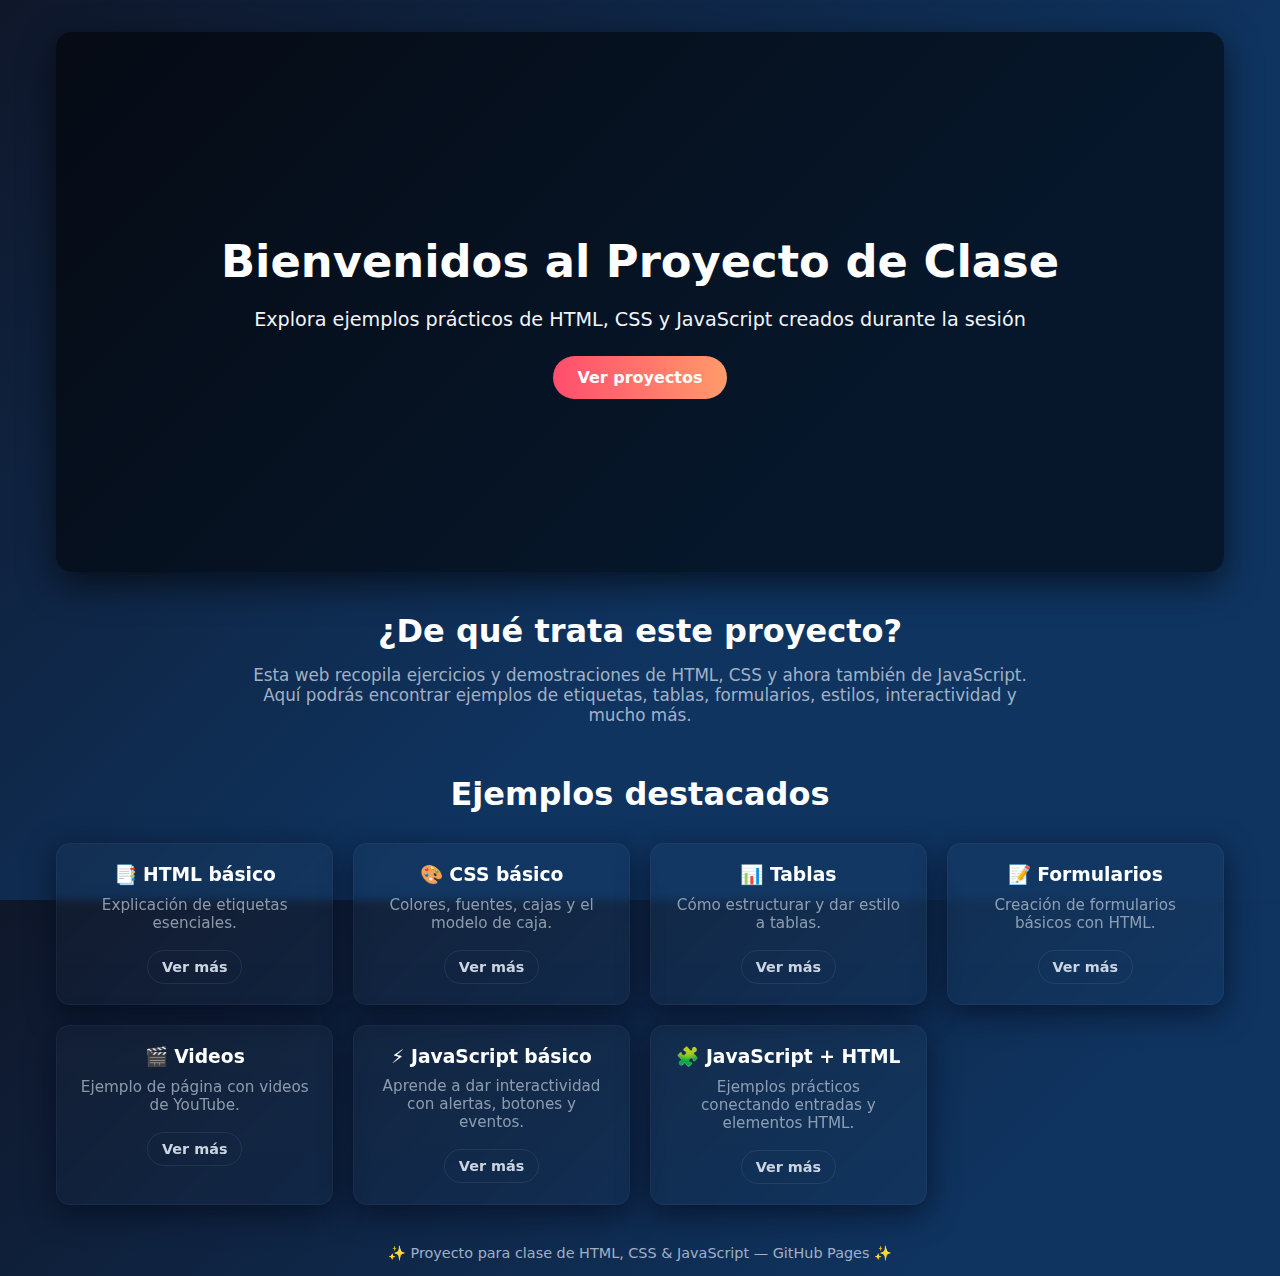
<file: index.html>
<!DOCTYPE html>
<html lang="es">
<head>
  <meta charset="UTF-8" />
  <meta name="viewport" content="width=device-width,initial-scale=1" />
  <title>Proyecto Clase HTML, CSS & JavaScript</title>
  <style>
    /* ====== RESET LIGERO ====== */
    :root{
      --bg1:#0f172a; /* fondo oscuro profundo */
      --bg2:#0f3460; /* azul */
      --card:#0b1020cc;
      --accent:#ff4d6d;
      --muted:#cbd5e1;
      --glass: rgba(255,255,255,0.04);
    }
    *{box-sizing:border-box}
    html,body{height:100%}
    body {
      margin:0;
      font-family: "Inter", system-ui, -apple-system, "Segoe UI", Roboto, Arial;
      color:var(--muted);
      background: linear-gradient(135deg,var(--bg1) 0%, var(--bg2) 60%);
      -webkit-font-smoothing:antialiased;
      -moz-osx-font-smoothing:grayscale;
      padding:32px;
      display:flex;
      align-items:flex-start;
      justify-content:center;
    }

    /* ====== CONTAINER ====== */
    .wrap {
      width: min(1200px, 96%);
    }

    /* ====== HERO ====== */
    .hero {
      position: relative;
      border-radius:16px;
      overflow:hidden;
      min-height:60vh;
      background:url('https://images.unsplash.com/photo-1522202176988-66273c2fd55f') center/cover no-repeat;
      display:flex;
      align-items:center;
      justify-content:center;
      box-shadow:0 12px 35px rgba(0,0,0,0.6);
      margin-bottom:40px;
    }
    .overlay {
      position:absolute;
      inset:0;
      background:rgba(0,0,0,0.55);
    }
    .hero-content {
      position:relative;
      z-index:1;
      text-align:center;
      color:white;
      padding:30px;
    }
    .hero h1 {
      font-size:2.8rem;
      margin-bottom:15px;
    }
    .hero p {
      font-size:1.2rem;
      margin-bottom:25px;
      color:#f1f5f9;
    }
    .btn {
      display:inline-block;
      background: linear-gradient(90deg,var(--accent), #ff9a6a);
      color:white;
      padding:12px 24px;
      border-radius:30px;
      font-weight:600;
      text-decoration:none;
      transition: filter .18s ease, transform .18s ease;
    }
    .btn:hover {
      filter:brightness(.95);
      transform:translateY(-2px);
    }

    /* ====== ABOUT ====== */
    .about {
      text-align:center;
      margin-bottom:50px;
    }
    .about h2 {
      color:white;
      font-size:2rem;
      margin-bottom:15px;
    }
    .about p {
      color:#cbd5e1cc;
      font-size:1.05rem;
      max-width:800px;
      margin:0 auto;
    }

    /* ====== PROYECTOS ====== */
    .projects h2 {
      text-align:center;
      font-size:2rem;
      margin-bottom:30px;
      color:white;
    }
    .grid {
      display:grid;
      grid-template-columns: repeat(auto-fit, minmax(260px, 1fr));
      gap:20px;
    }
    .card {
      background: linear-gradient(180deg, rgba(255,255,255,0.02), rgba(255,255,255,0.01));
      border-radius:14px;
      padding:20px;
      box-shadow:0 8px 30px rgba(2,6,23,0.6);
      border:1px solid rgba(255,255,255,0.04);
      backdrop-filter:blur(4px);
      transition: transform .18s ease, box-shadow .18s ease;
      text-align:center;
    }
    .card:hover {
      transform:translateY(-6px);
      box-shadow:0 20px 40px rgba(2,6,23,0.7);
    }
    .card h3 {
      margin:0 0 10px;
      color:white;
    }
    .card p {
      margin:0 0 18px;
      font-size:0.95rem;
      color:#cbd5e1aa;
    }
    .btn-small {
      display:inline-block;
      background:transparent;
      border:1px solid rgba(255,255,255,0.08);
      padding:8px 14px;
      border-radius:20px;
      color:var(--muted);
      font-size:0.9rem;
      font-weight:600;
      text-decoration:none;
      transition: background .14s ease, color .14s ease, transform .14s ease;
    }
    .btn-small:hover {
      background:rgba(255,255,255,0.05);
      color:white;
      transform:translateY(-2px);
    }

    /* ====== FOOTER ====== */
    footer {
      margin-top:40px;
      text-align:center;
      color:#9fb0c8;
      font-size:0.9rem;
    }
  </style>
</head>
<body>
  <div class="wrap">
    <!-- Header principal -->
    <header class="hero">
      <div class="overlay"></div>
      <div class="hero-content">
        <h1>Bienvenidos al Proyecto de Clase</h1>
        <p>Explora ejemplos prácticos de HTML, CSS y JavaScript creados durante la sesión</p>
        <a href="#proyectos" class="btn">Ver proyectos</a>
      </div>
    </header>

    <!-- Sección sobre -->
    <section class="about">
      <h2>¿De qué trata este proyecto?</h2>
      <p>
        Esta web recopila ejercicios y demostraciones de HTML, CSS y ahora también de JavaScript. 
        Aquí podrás encontrar ejemplos de etiquetas, tablas, formularios, estilos, interactividad y mucho más.
      </p>
    </section>

    <!-- Galería de proyectos -->
    <section id="proyectos" class="projects">
      <h2>Ejemplos destacados</h2>
      <div class="grid">
        <div class="card">
          <h3>📑 HTML básico</h3>
          <p>Explicación de etiquetas esenciales.</p>
          <a href="Conceptos_HTML/Etiquetas_basicas.html" class="btn-small">Ver más</a>
        </div>
        <div class="card">
          <h3>🎨 CSS básico</h3>
          <p>Colores, fuentes, cajas y el modelo de caja.</p>
          <a href="Conceptos de CSS/Uso_de_las_hojas_de_estilos.html" class="btn-small">Ver más</a>
        </div>
        <div class="card">
          <h3>📊 Tablas</h3>
          <p>Cómo estructurar y dar estilo a tablas.</p>
          <a href="Conceptos de CSS/Manejo_de_tablas.html" class="btn-small">Ver más</a>
        </div>
        <div class="card">
          <h3>📝 Formularios</h3>
          <p>Creación de formularios básicos con HTML.</p>
          <a href="Conceptos de CSS/Manejo_formularios.html" class="btn-small">Ver más</a>
        </div>
        <div class="card">
          <h3>🎬 Videos</h3>
          <p>Ejemplo de página con videos de YouTube.</p>
          <a href="Videos interesantes/Videos.html" class="btn-small">Ver más</a>
        </div>
        <!-- Nueva sección de JavaScript -->
        <div class="card">
          <h3>⚡ JavaScript básico</h3>
          <p>Aprende a dar interactividad con alertas, botones y eventos.</p>
          <a href="Ejercicios Javascript/Introduccion_JS.html" class="btn-small">Ver más</a>
        </div>
        <div class="card">
          <h3>🧩 JavaScript + HTML</h3>
          <p>Ejemplos prácticos conectando entradas y elementos HTML.</p>
          <a href="Ejercicios Javascript/JS_HTML_interaccion.html" class="btn-small">Ver más</a>
        </div>
      </div>
    </section>

    <!-- Footer -->
    <footer>
      <p>✨ Proyecto para clase de HTML, CSS & JavaScript — GitHub Pages ✨</p>
    </footer>
  </div>
</body>
</html>
</file>
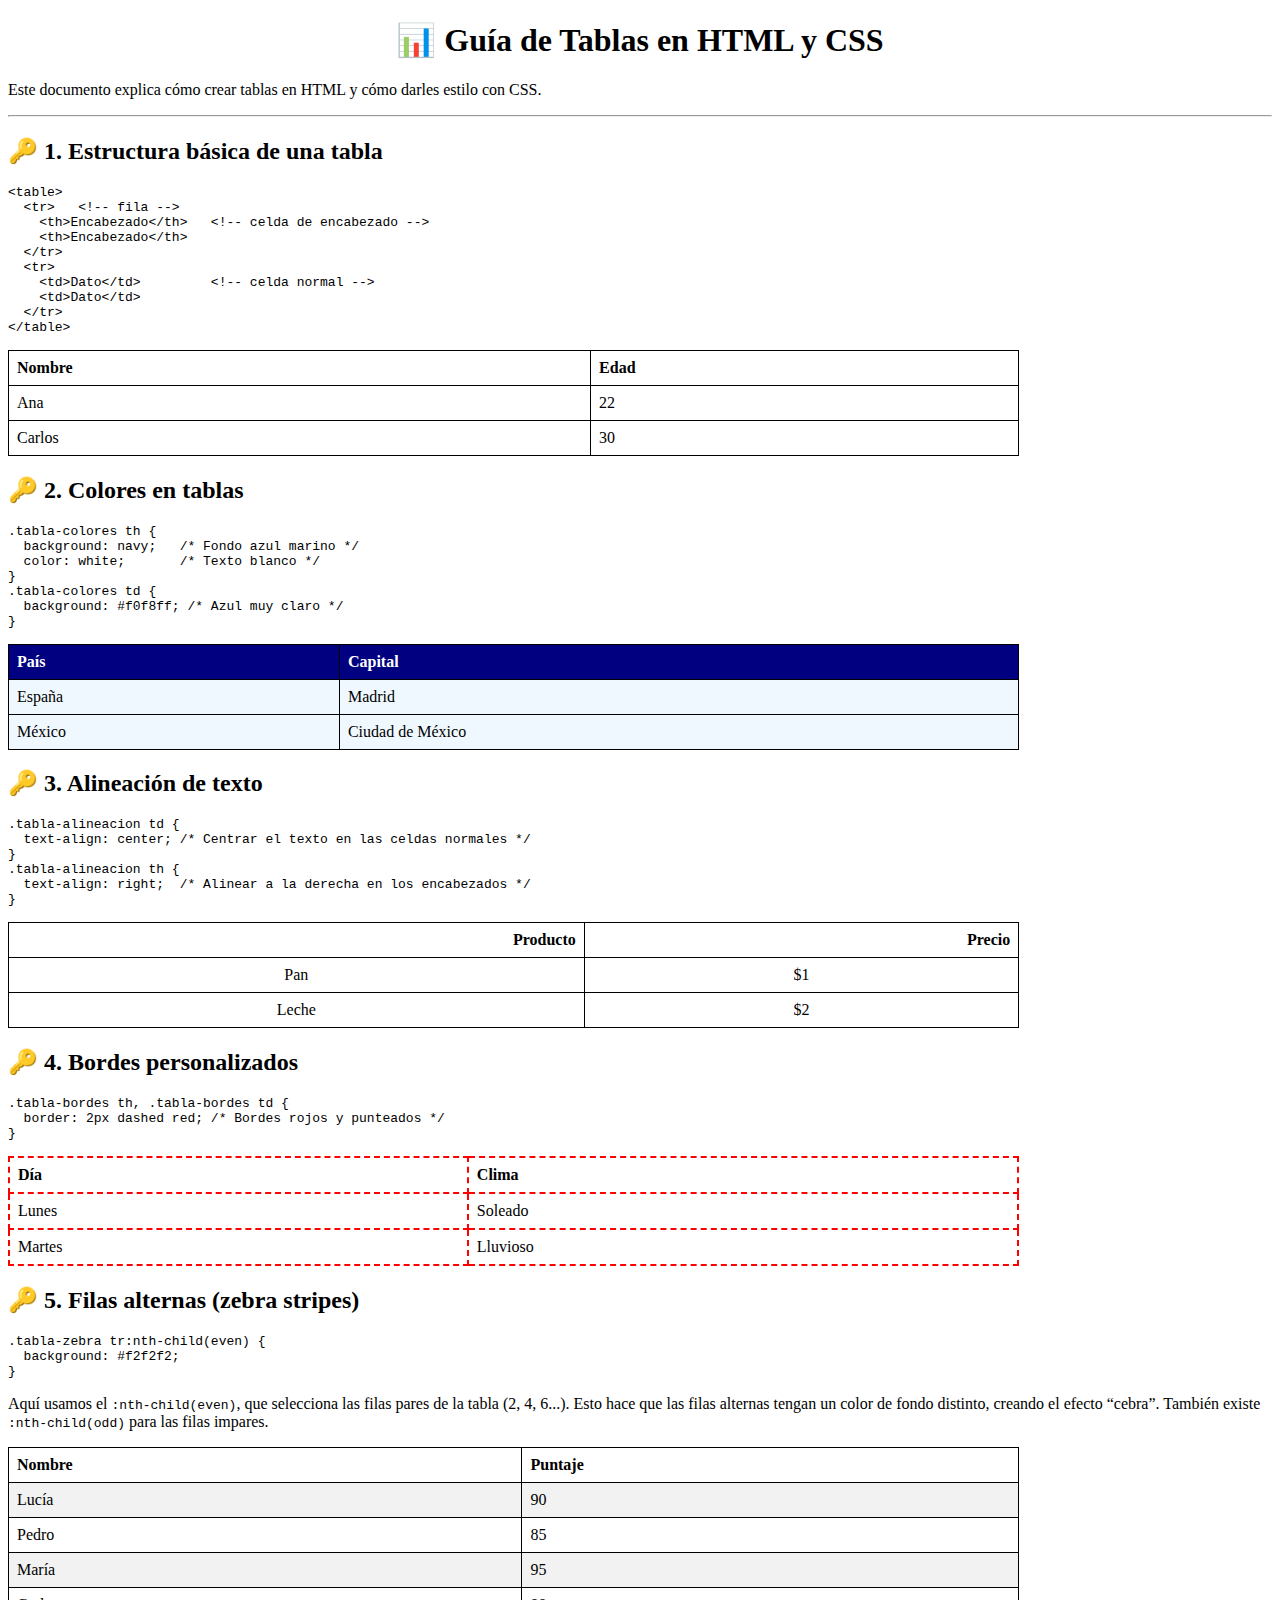
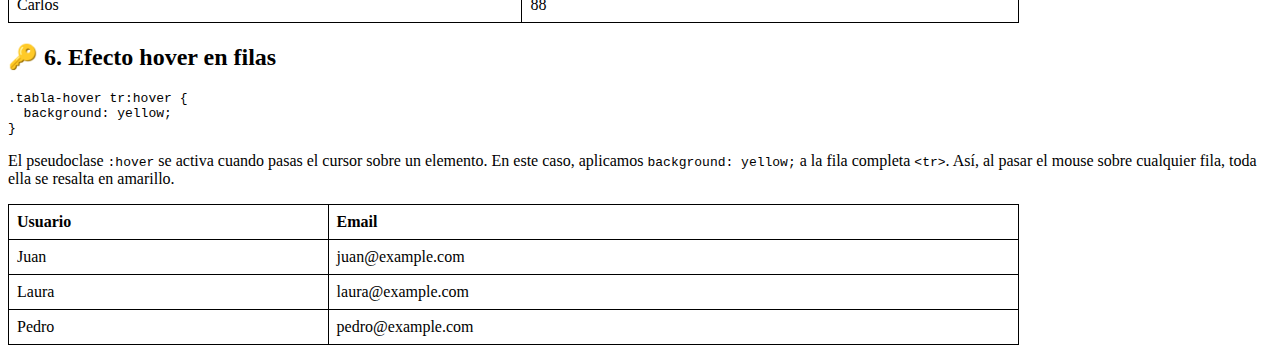
<file: Conceptos de CSS/Manejo_de_tablas.html>
<!DOCTYPE html>
<html lang="es">
<head>
  <meta charset="UTF-8">
  <title>Tablas en HTML y CSS</title>
  <style>
    h1 { text-align: center; }

    table {
      border-collapse: collapse;
      margin: 15px 0;
      width: 80%;
    }

    th, td {
      border: 1px solid black;
      padding: 8px;
      text-align: left;
    }

    /* 2. Colores */
    .tabla-colores th {
      background: navy;
      color: white;
    }
    .tabla-colores td {
      background: #f0f8ff;
    }

    /* 3. Alineación */
    .tabla-alineacion td {
      text-align: center;
    }
    .tabla-alineacion th {
      text-align: right;
    }

    /* 4. Bordes */
    .tabla-bordes th, .tabla-bordes td {
      border: 2px dashed red;
    }

    /* 5. Zebra stripes */
    .tabla-zebra tr:nth-child(even) {
      background: #f2f2f2;
    }

    /* 6. Hover */
    .tabla-hover tr:hover {
      background: yellow;
    }
  </style>
</head>
<body>

  <h1>📊 Guía de Tablas en HTML y CSS</h1>
  <p>Este documento explica cómo crear tablas en HTML y cómo darles estilo con CSS.</p>
  <hr>

  <!-- 1. Estructura básica -->
  <h2>🔑 1. Estructura básica de una tabla</h2>
  <pre><code>&lt;table&gt;
  &lt;tr&gt;   &lt;!-- fila --&gt;
    &lt;th&gt;Encabezado&lt;/th&gt;   &lt;!-- celda de encabezado --&gt;
    &lt;th&gt;Encabezado&lt;/th&gt;
  &lt;/tr&gt;
  &lt;tr&gt;
    &lt;td&gt;Dato&lt;/td&gt;         &lt;!-- celda normal --&gt;
    &lt;td&gt;Dato&lt;/td&gt;
  &lt;/tr&gt;
&lt;/table&gt;</code></pre>

  <table>
    <tr>
      <th>Nombre</th>
      <th>Edad</th>
    </tr>
    <tr>
      <td>Ana</td>
      <td>22</td>
    </tr>
    <tr>
      <td>Carlos</td>
      <td>30</td>
    </tr>
  </table>

  <!-- 2. Colores -->
  <h2>🔑 2. Colores en tablas</h2>
  <pre><code>.tabla-colores th {
  background: navy;   /* Fondo azul marino */
  color: white;       /* Texto blanco */
}
.tabla-colores td {
  background: #f0f8ff; /* Azul muy claro */
}</code></pre>

  <table class="tabla-colores">
    <tr>
      <th>País</th>
      <th>Capital</th>
    </tr>
    <tr>
      <td>España</td>
      <td>Madrid</td>
    </tr>
    <tr>
      <td>México</td>
      <td>Ciudad de México</td>
    </tr>
  </table>

  <!-- 3. Alineación -->
  <h2>🔑 3. Alineación de texto</h2>
  <pre><code>.tabla-alineacion td {
  text-align: center; /* Centrar el texto en las celdas normales */
}
.tabla-alineacion th {
  text-align: right;  /* Alinear a la derecha en los encabezados */
}</code></pre>

  <table class="tabla-alineacion">
    <tr>
      <th>Producto</th>
      <th>Precio</th>
    </tr>
    <tr>
      <td>Pan</td>
      <td>$1</td>
    </tr>
    <tr>
      <td>Leche</td>
      <td>$2</td>
    </tr>
  </table>

  <!-- 4. Bordes -->
  <h2>🔑 4. Bordes personalizados</h2>
  <pre><code>.tabla-bordes th, .tabla-bordes td {
  border: 2px dashed red; /* Bordes rojos y punteados */
}</code></pre>

  <table class="tabla-bordes">
    <tr>
      <th>Día</th>
      <th>Clima</th>
    </tr>
    <tr>
      <td>Lunes</td>
      <td>Soleado</td>
    </tr>
    <tr>
      <td>Martes</td>
      <td>Lluvioso</td>
    </tr>
  </table>

  <!-- 5. Zebra stripes -->
  <h2>🔑 5. Filas alternas (zebra stripes)</h2>
  <pre><code>.tabla-zebra tr:nth-child(even) {
  background: #f2f2f2;
}</code></pre>
  <p>
    Aquí usamos el <code>:nth-child(even)</code>, que selecciona las filas pares de la tabla (2, 4, 6...).  
    Esto hace que las filas alternas tengan un color de fondo distinto, creando el efecto “cebra”.  
    También existe <code>:nth-child(odd)</code> para las filas impares.
  </p>

  <table class="tabla-zebra">
    <tr>
      <th>Nombre</th>
      <th>Puntaje</th>
    </tr>
    <tr>
      <td>Lucía</td>
      <td>90</td>
    </tr>
    <tr>
      <td>Pedro</td>
      <td>85</td>
    </tr>
    <tr>
      <td>María</td>
      <td>95</td>
    </tr>
    <tr>
      <td>Carlos</td>
      <td>88</td>
    </tr>
  </table>

  <!-- 6. Hover -->
  <h2>🔑 6. Efecto hover en filas</h2>
  <pre><code>.tabla-hover tr:hover {
  background: yellow;
}</code></pre>
  <p>
    El pseudoclase <code>:hover</code> se activa cuando pasas el cursor sobre un elemento.  
    En este caso, aplicamos <code>background: yellow;</code> a la fila completa <code>&lt;tr&gt;</code>.  
    Así, al pasar el mouse sobre cualquier fila, toda ella se resalta en amarillo.
  </p>

  <table class="tabla-hover">
    <tr>
      <th>Usuario</th>
      <th>Email</th>
    </tr>
    <tr>
      <td>Juan</td>
      <td>juan@example.com</td>
    </tr>
    <tr>
      <td>Laura</td>
      <td>laura@example.com</td>
    </tr>
    <tr>
      <td>Pedro</td>
      <td>pedro@example.com</td>
    </tr>
  </table>

</body>
</html>
</file>
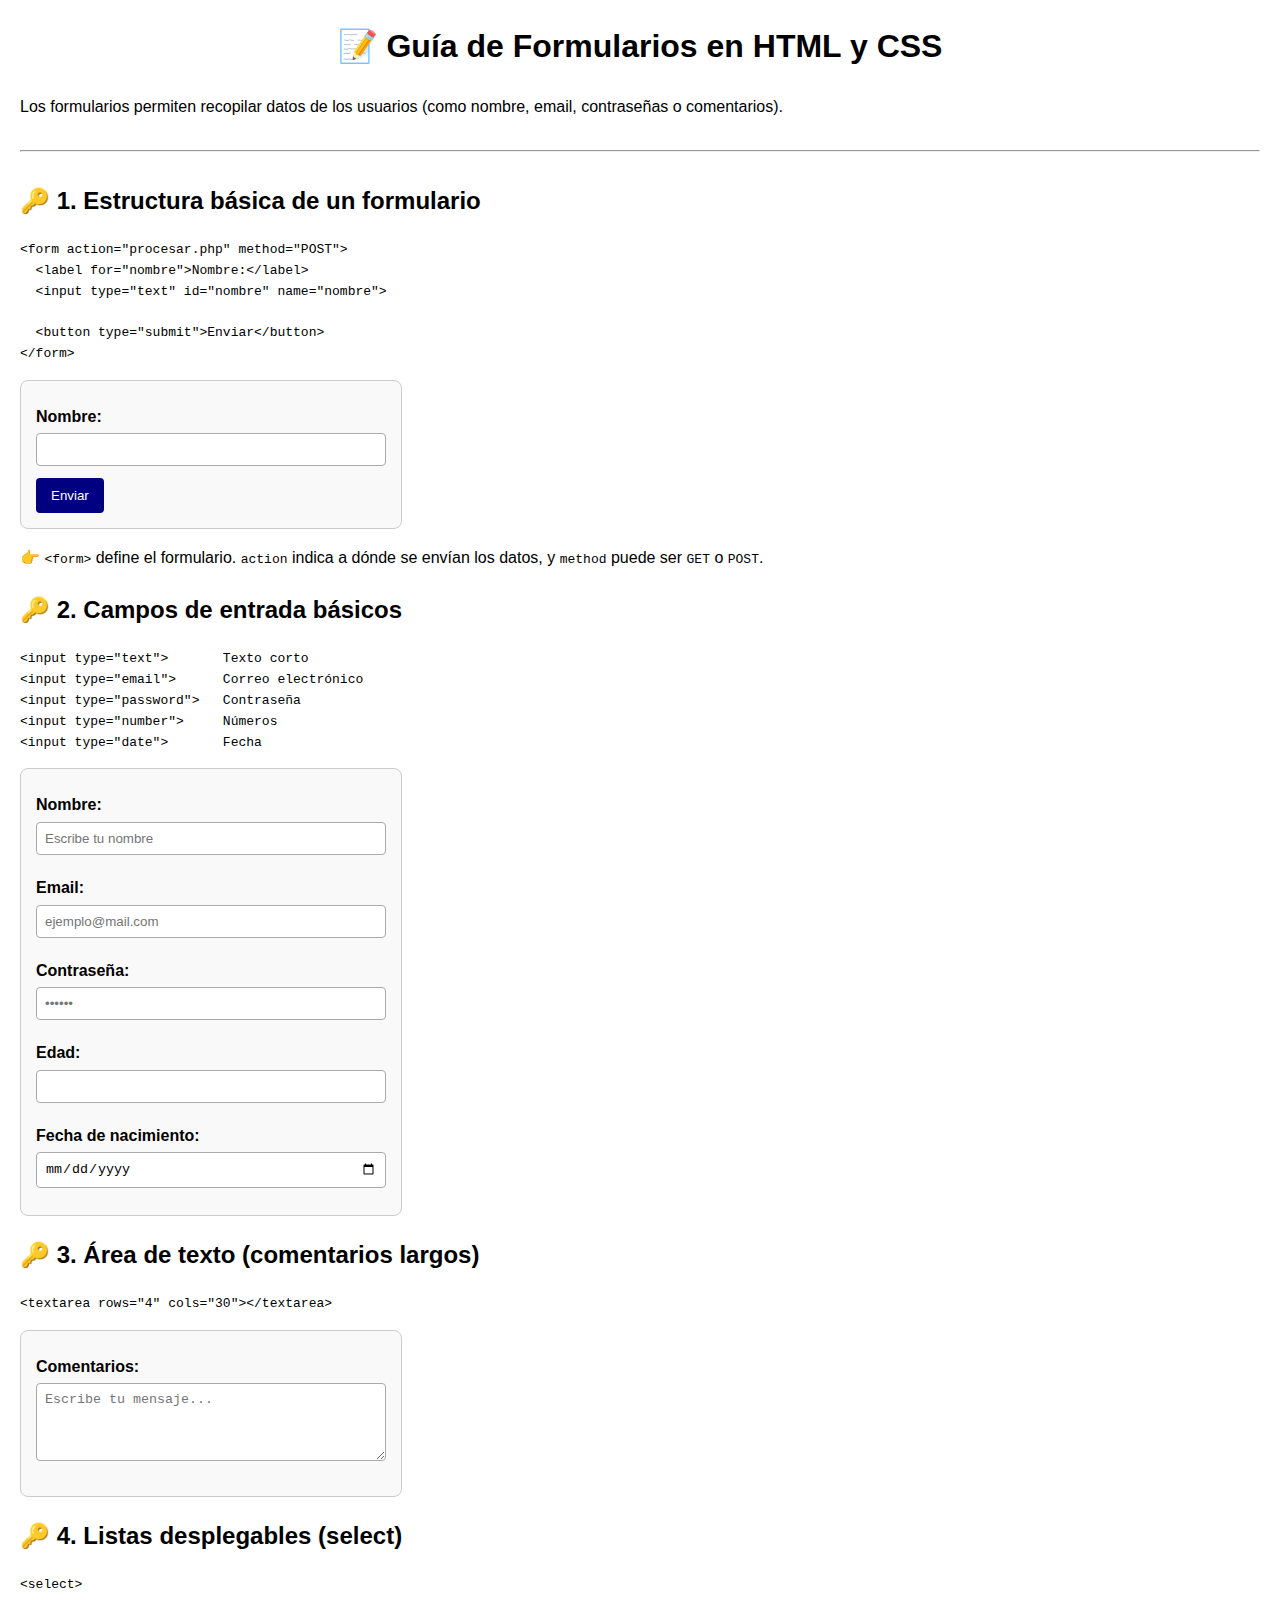
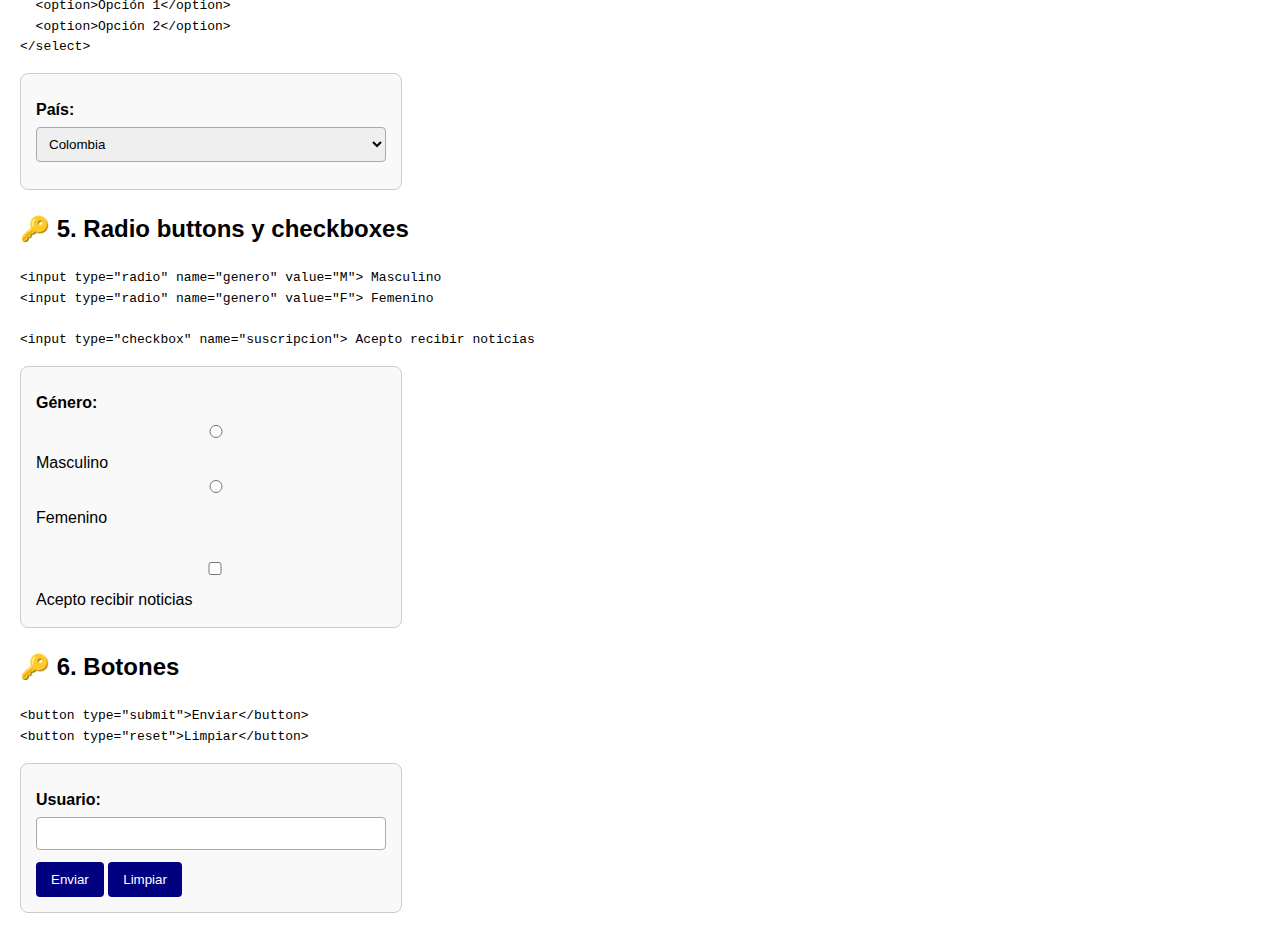
<file: Conceptos de CSS/Manejo_formularios.html>
<!DOCTYPE html>
<html lang="es">
<head>
  <meta charset="UTF-8">
  <title>Formularios en HTML y CSS</title>
  <style>
    body {
      font-family: Arial, sans-serif;
      margin: 20px;
      line-height: 1.6;
    }

    h1 {
      text-align: center;
    }

    form {
      margin: 15px 0;
      padding: 15px;
      border: 1px solid #ccc;
      border-radius: 8px;
      width: 350px;
      background: #f9f9f9;
    }

    label {
      display: block;          /* Pone cada etiqueta en su propia línea */
      margin: 8px 0 4px;
      font-weight: bold;
    }

    input, textarea, select {
      width: 100%;             /* Que ocupen todo el ancho */
      padding: 8px;
      margin-bottom: 12px;
      border: 1px solid #aaa;
      border-radius: 4px;
      box-sizing: border-box;  /* Incluye padding en el ancho total */
    }

    button {
      background: navy;
      color: white;
      padding: 10px 15px;
      border: none;
      border-radius: 4px;
      cursor: pointer;
    }

    button:hover {
      background: darkred;     /* Cambia de color al pasar el ratón */
    }

    hr {
      margin: 30px 0;
    }
  </style>
</head>
<body>

  <h1>📝 Guía de Formularios en HTML y CSS</h1>
  <p>Los formularios permiten recopilar datos de los usuarios (como nombre, email, contraseñas o comentarios).</p>
  <hr>

  <!-- 1. Estructura básica -->
  <h2>🔑 1. Estructura básica de un formulario</h2>
  <pre><code>&lt;form action="procesar.php" method="POST"&gt;
  &lt;label for="nombre"&gt;Nombre:&lt;/label&gt;
  &lt;input type="text" id="nombre" name="nombre"&gt;

  &lt;button type="submit"&gt;Enviar&lt;/button&gt;
&lt;/form&gt;</code></pre>

  <form>
    <label for="nombre">Nombre:</label>
    <input type="text" id="nombre" name="nombre">

    <button type="submit">Enviar</button>
  </form>

  <p>
    👉 <code>&lt;form&gt;</code> define el formulario.  
    <code>action</code> indica a dónde se envían los datos,  
    y <code>method</code> puede ser <code>GET</code> o <code>POST</code>.  
  </p>

  <!-- 2. Inputs básicos -->
  <h2>🔑 2. Campos de entrada básicos</h2>
  <pre><code>&lt;input type="text"&gt;       Texto corto  
&lt;input type="email"&gt;      Correo electrónico  
&lt;input type="password"&gt;   Contraseña  
&lt;input type="number"&gt;     Números  
&lt;input type="date"&gt;       Fecha</code></pre>

  <form>
    <label>Nombre:</label>
    <input type="text" placeholder="Escribe tu nombre">

    <label>Email:</label>
    <input type="email" placeholder="ejemplo@mail.com">

    <label>Contraseña:</label>
    <input type="password" placeholder="••••••">

    <label>Edad:</label>
    <input type="number" min="1" max="100">

    <label>Fecha de nacimiento:</label>
    <input type="date">
  </form>

  <!-- 3. Área de texto -->
  <h2>🔑 3. Área de texto (comentarios largos)</h2>
  <pre><code>&lt;textarea rows="4" cols="30"&gt;&lt;/textarea&gt;</code></pre>

  <form>
    <label>Comentarios:</label>
    <textarea rows="4" placeholder="Escribe tu mensaje..."></textarea>
  </form>

  <!-- 4. Select y opciones -->
  <h2>🔑 4. Listas desplegables (select)</h2>
  <pre><code>&lt;select&gt;
  &lt;option&gt;Opción 1&lt;/option&gt;
  &lt;option&gt;Opción 2&lt;/option&gt;
&lt;/select&gt;</code></pre>

  <form>
    <label>País:</label>
    <select>
      <option>Colombia</option>
      <option>México</option>
      <option>Argentina</option>
      <option>España</option>
    </select>
  </form>

  <!-- 5. Radio y checkbox -->
  <h2>🔑 5. Radio buttons y checkboxes</h2>
  <pre><code>&lt;input type="radio" name="genero" value="M"&gt; Masculino  
&lt;input type="radio" name="genero" value="F"&gt; Femenino  

&lt;input type="checkbox" name="suscripcion"&gt; Acepto recibir noticias</code></pre>

  <form>
    <label>Género:</label>
    <input type="radio" name="genero" value="M"> Masculino
    <input type="radio" name="genero" value="F"> Femenino

    <br><br>
    <input type="checkbox" name="suscripcion"> Acepto recibir noticias
  </form>

  <!-- 6. Botones -->
  <h2>🔑 6. Botones</h2>
  <pre><code>&lt;button type="submit"&gt;Enviar&lt;/button&gt;  
&lt;button type="reset"&gt;Limpiar&lt;/button&gt;</code></pre>

  <form>
    <label>Usuario:</label>
    <input type="text">

    <button type="submit">Enviar</button>
    <button type="reset">Limpiar</button>
  </form>

</body>
</html>
</file>
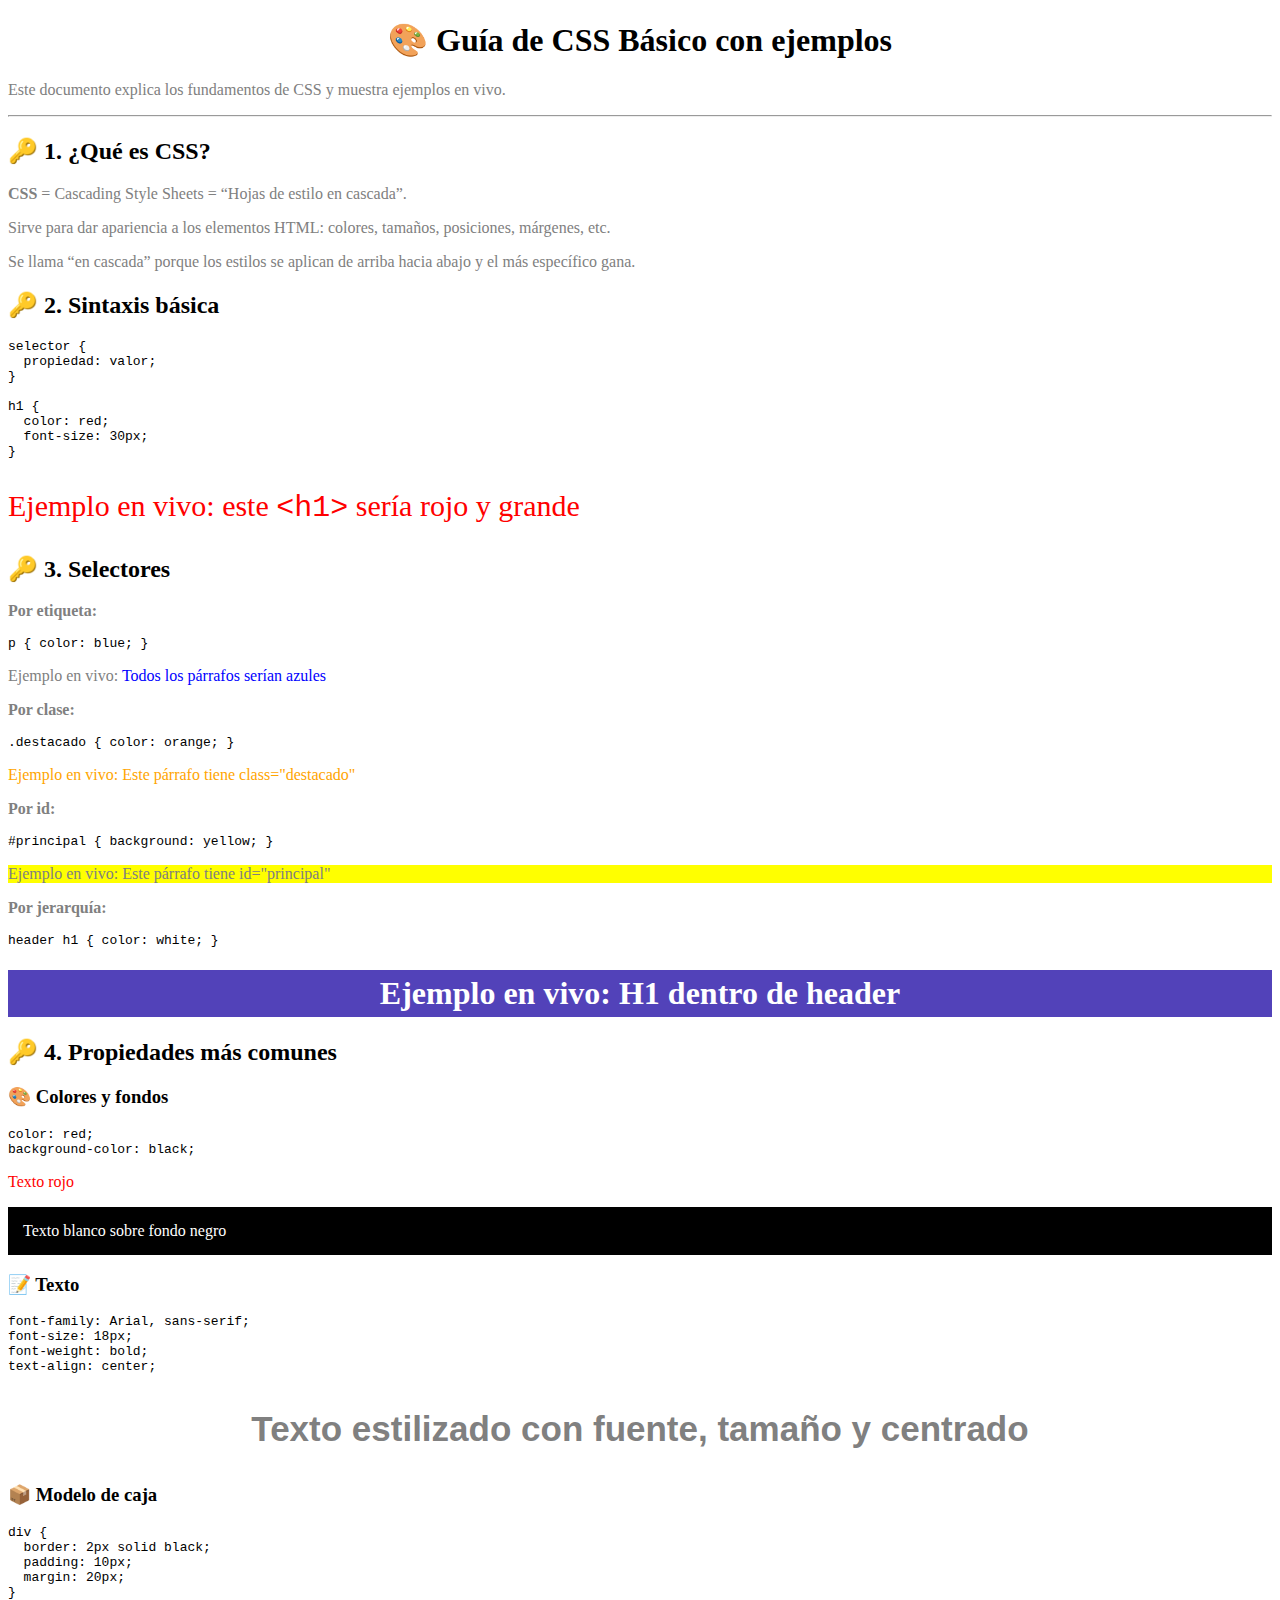
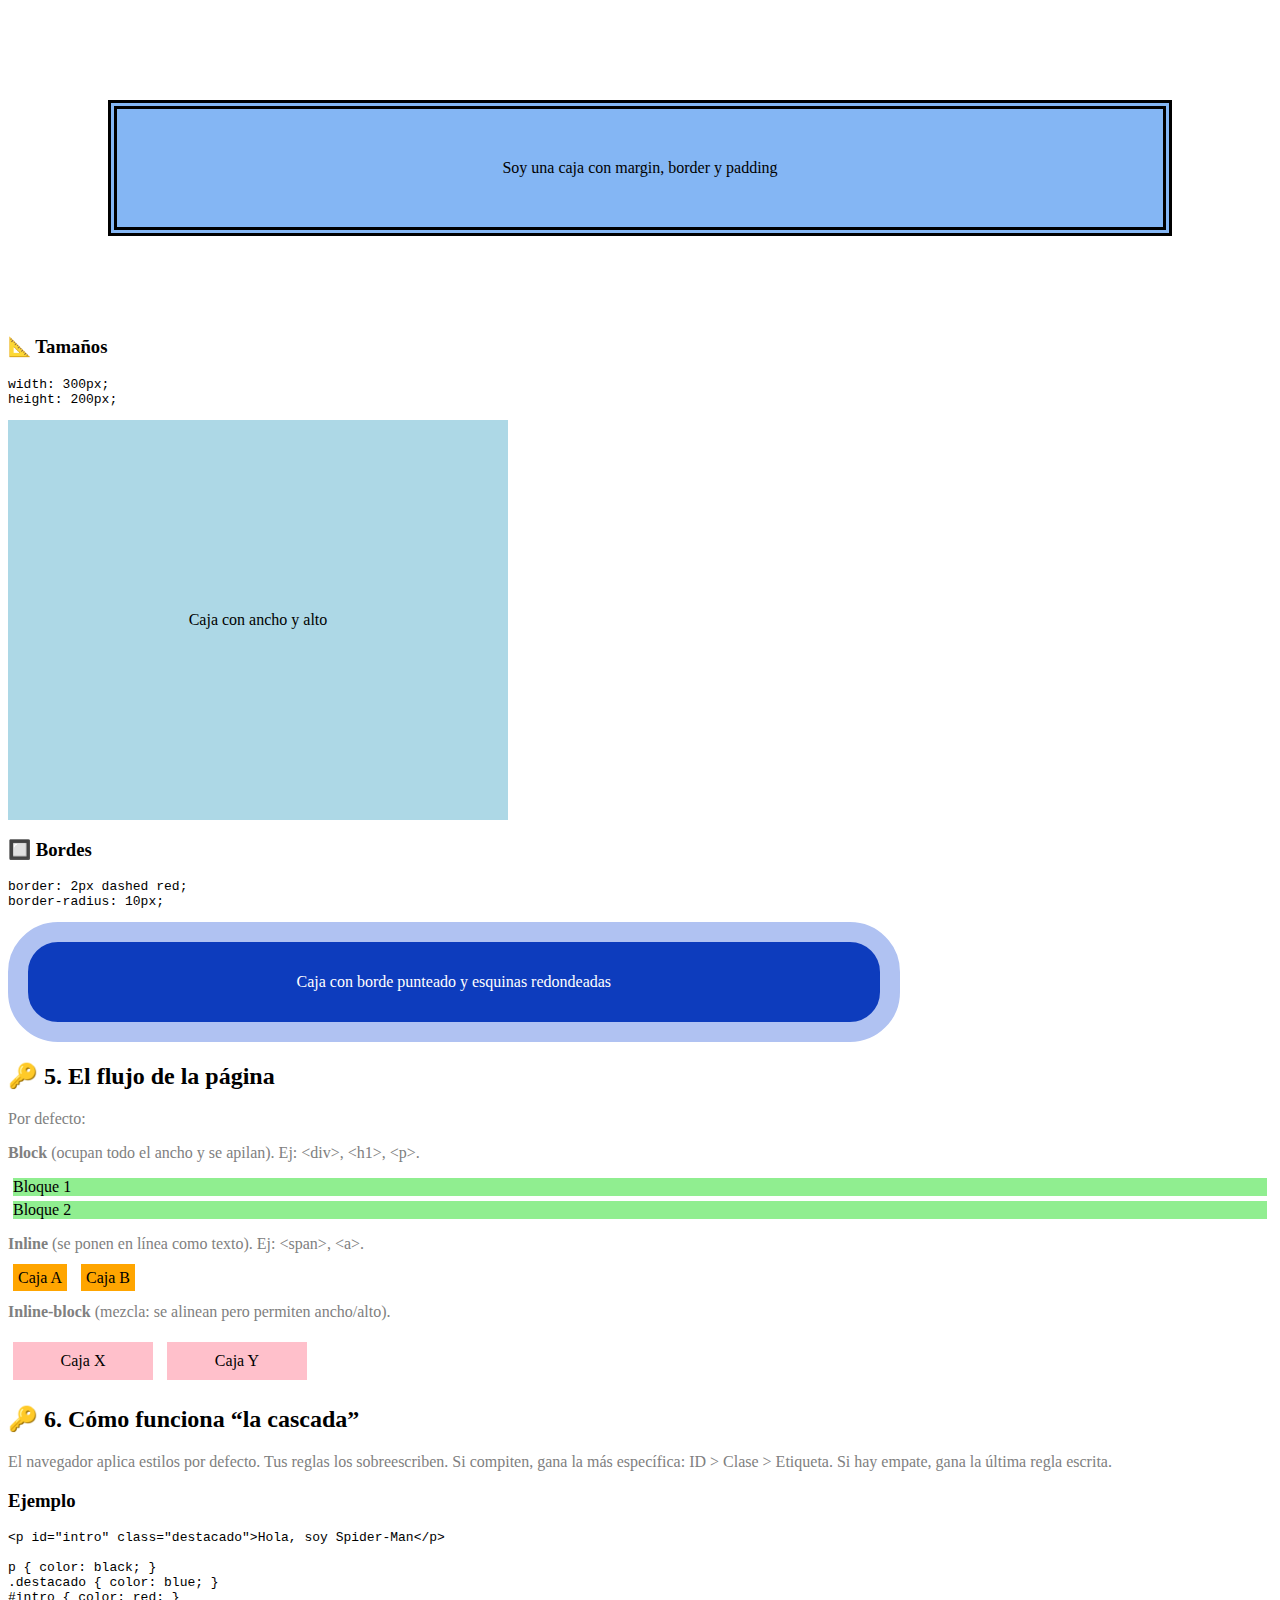
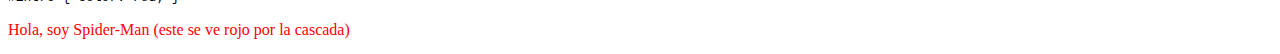
<file: Conceptos de CSS/Uso_de_las_hojas_de_estilos.html>
<!DOCTYPE html>
<html lang="es">
<head>
  <meta charset="UTF-8">
  <title>CSS Básico - Ejemplos en vivo</title>
  <style>
    /* ================== ESTILOS DEMO ================== */
    h1 { text-align: center; }

    /* Selectores */
    p { color: black; }
    .destacado { color: orange; }
    #principal { background: yellow; }
    header h1 { color: white; background: rgb(82, 66, 185); padding: 5px; }

    /* Colores y fondos */
    .color-texto { color: red; }
    .color-fondo { background-color: black; color: white; padding: 15px; }

    /* Texto */
    .texto {
      font-family: Arial, sans-serif;
      font-size: 35px;
      font-weight: bold;
      text-align: center;
    }

    /* Modelo de caja */
    .caja {
      border: 9px double black;
      padding: 50px;
      margin: 100px;
      background: #84b6f4;
      text-align: center;
    }

    /* Tamaños */
    .tamano {
      width: 500px;
      height: 400px;
      background: lightblue;
      text-align: center;
      line-height: 400px; /* centra el texto verticalmente */
    }

    /* Bordes */
    .bordes {
      border: 20px solid #b0c2f2;
      background-color: #0d3cbd;
      border-radius: 50px;
      padding: 15px;
      width: 65%;
    }

    /* Flujo */
    .bloque {
      background: lightgreen;
      margin: 5px;
    }
    .en-linea {
      display: inline;
      background: orange;
      padding: 5px;
      margin: 5px;
    }
    .inline-block {
      display: inline-block;
      background: pink;
      padding: 10px;
      margin: 5px;
      width: 120px;
      text-align: center;
    }

    /* Cascada */
    p { color: gray; }          /* Regla más débil */
    .importante { color: blue; }
    #intro { color: red; }      /* Gana por especificidad */
  </style>
</head>
<body>

  <h1>🎨 Guía de CSS Básico con ejemplos</h1>
  <p>Este documento explica los fundamentos de CSS y muestra ejemplos en vivo.</p>
  <hr>

  <!-- 1. Qué es CSS -->
  <h2>🔑 1. ¿Qué es CSS?</h2>
  <p><strong>CSS</strong> = Cascading Style Sheets = “Hojas de estilo en cascada”.</p>
  <p>Sirve para dar apariencia a los elementos HTML: colores, tamaños, posiciones, márgenes, etc.</p>
  <p>Se llama “en cascada” porque los estilos se aplican de arriba hacia abajo y el más específico gana.</p>

  <!-- 2. Sintaxis -->
  <h2>🔑 2. Sintaxis básica</h2>
  <pre><code>selector {
  propiedad: valor;
}

h1 {
  color: red;
  font-size: 30px;
}</code></pre>
  <p style="color:red; font-size:30px;">Ejemplo en vivo: este <code>&lt;h1&gt;</code> sería rojo y grande</p>

  <!-- 3. Selectores -->
  <h2>🔑 3. Selectores</h2>
  <p><strong>Por etiqueta:</strong></p>
  <pre><code>p { color: blue; }</code></pre>
  <p>Ejemplo en vivo: <span style="color:blue;">Todos los párrafos serían azules</span></p>

  <p><strong>Por clase:</strong></p>
  <pre><code>.destacado { color: orange; }</code></pre>
  <p class="destacado">Ejemplo en vivo: Este párrafo tiene class="destacado"</p>

  <p><strong>Por id:</strong></p>
  <pre><code>#principal { background: yellow; }</code></pre>
  <p id="principal">Ejemplo en vivo: Este párrafo tiene id="principal"</p>

  <p><strong>Por jerarquía:</strong></p>
  <pre><code>header h1 { color: white; }</code></pre>
  <header><h1>Ejemplo en vivo: H1 dentro de header</h1></header>

  <!-- 4. Propiedades comunes -->
  <h2>🔑 4. Propiedades más comunes</h2>

  <h3>🎨 Colores y fondos</h3>
  <pre><code>color: red;
background-color: black;</code></pre>
  <p class="color-texto">Texto rojo</p>
  <p class="color-fondo">Texto blanco sobre fondo negro</p>

  <h3>📝 Texto</h3>
  <pre><code>font-family: Arial, sans-serif;
font-size: 18px;
font-weight: bold;
text-align: center;</code></pre>
  <p class="texto">Texto estilizado con fuente, tamaño y centrado</p>

  <h3>📦 Modelo de caja</h3>
  <pre><code>div {
  border: 2px solid black;
  padding: 10px;
  margin: 20px;
}</code></pre>
  <div class="caja">Soy una caja con margin, border y padding</div>

  <h3>📐 Tamaños</h3>
  <pre><code>width: 300px;
height: 200px;</code></pre>
  <div class="tamano">Caja con ancho y alto</div>

  <h3>🔲 Bordes</h3>
  <pre><code>border: 2px dashed red;
border-radius: 10px;</code></pre>
  <div class="bordes"><p style="text-align: center; color: white;">Caja con borde punteado y esquinas redondeadas</p></div>

  <!-- 5. Flujo -->
  <h2>🔑 5. El flujo de la página</h2>
  <p>Por defecto:</p>
  <p><strong>Block</strong> (ocupan todo el ancho y se apilan). Ej: &lt;div&gt;, &lt;h1&gt;, &lt;p&gt;.</p>
  <div class="bloque">Bloque 1</div>
  <div class="bloque">Bloque 2</div>

  <p><strong>Inline</strong> (se ponen en línea como texto). Ej: &lt;span&gt;, &lt;a&gt;.</p>
  <div class="en-linea">Caja A</div>
  <div class="en-linea">Caja B</div>

  <p><strong>Inline-block</strong> (mezcla: se alinean pero permiten ancho/alto).</p>
  <div class="inline-block">Caja X</div>
  <div class="inline-block">Caja Y</div>

  <!-- 6. Cascada -->
  <h2>🔑 6. Cómo funciona “la cascada”</h2>
  <p>El navegador aplica estilos por defecto. Tus reglas los sobreescriben.  
  Si compiten, gana la más específica: ID > Clase > Etiqueta.  
  Si hay empate, gana la última regla escrita.</p>

  <h3>Ejemplo</h3>
  <pre><code>&lt;p id="intro" class="destacado"&gt;Hola, soy Spider-Man&lt;/p&gt;

p { color: black; }
.destacado { color: blue; }
#intro { color: red; }</code></pre>

  <p id="intro" class="destacado">Hola, soy Spider-Man (este se ve rojo por la cascada)</p>

</body>
</html>
</file>
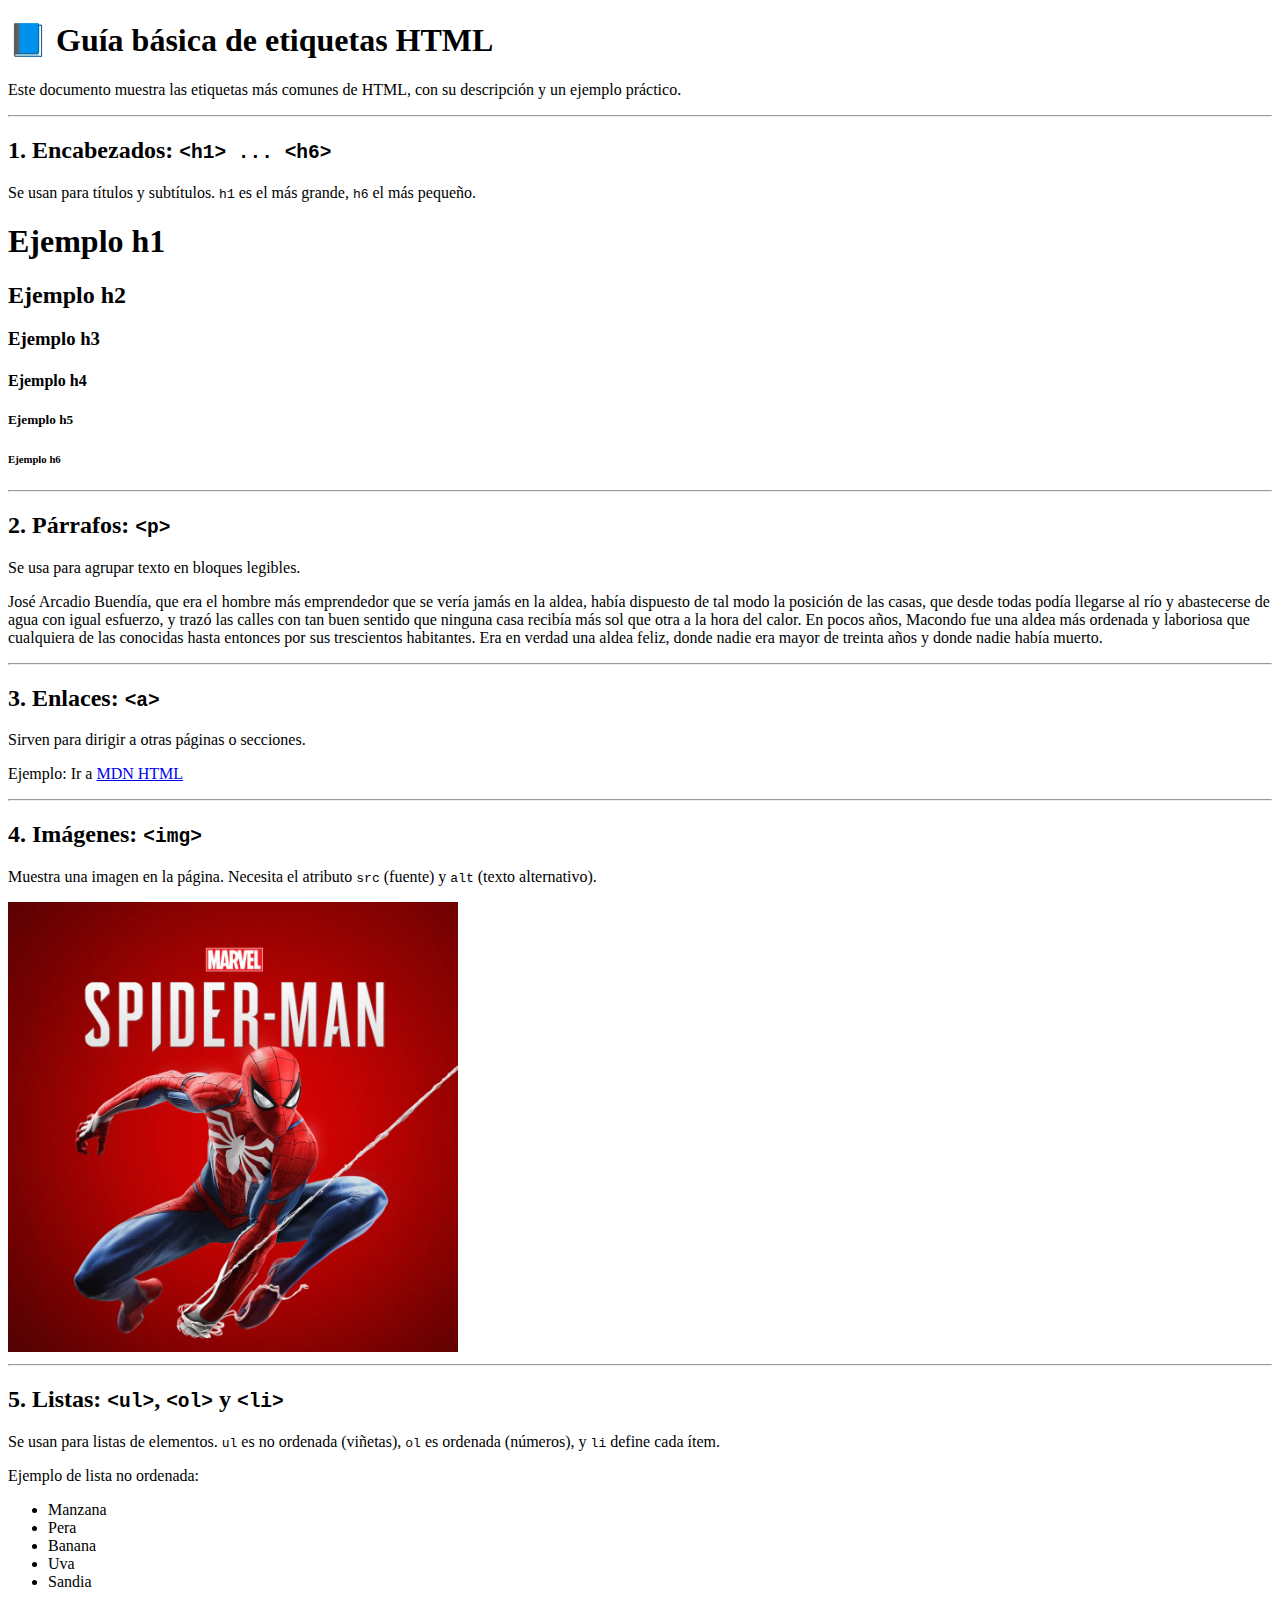
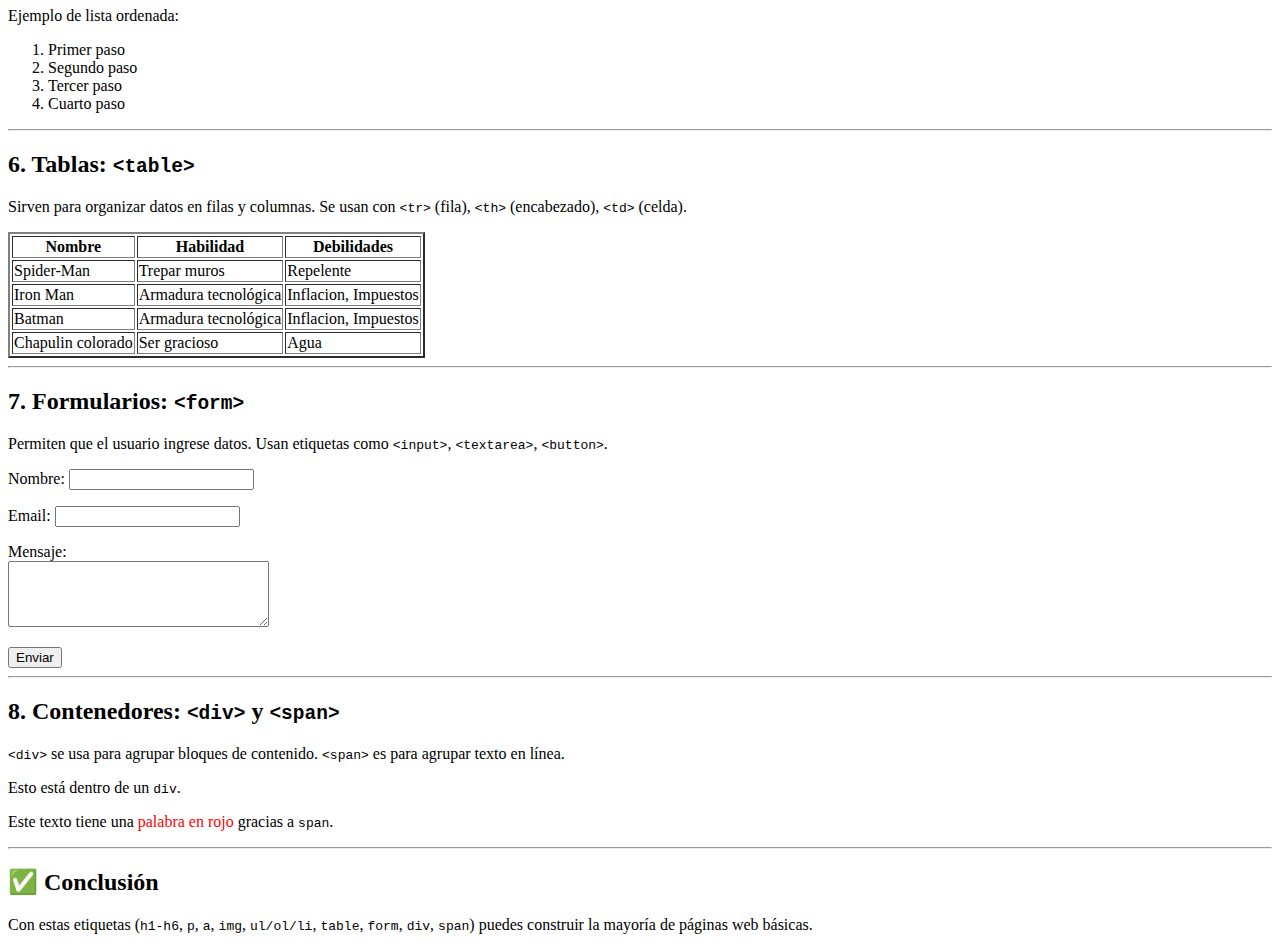
<file: Conceptos_HTML/Etiquetas_basicas.html>
<!DOCTYPE html> <!-- Indica que el documento usa HTML5 -->
<html lang="es"> <!-- Define el idioma principal del documento: español -->
<head>
  <meta charset="UTF-8"> <!-- Asegura que se muestren bien los acentos y caracteres especiales -->
  <title>Guía básica de HTML</title> <!-- Título que aparece en la pestaña del navegador -->
</head>
<body> <!-- Aquí comienza el contenido visible de la página -->
  
  <!-- Encabezado principal de la página -->
  <h1>📘 Guía básica de etiquetas HTML</h1>

  <!-- Párrafo de introducción -->
  <p>Este documento muestra las etiquetas más comunes de HTML, con su descripción y un ejemplo práctico.</p>

  <hr> <!-- Línea horizontal para separar secciones -->

  <!-- ============================= -->
  <!-- 1. ENCABEZADOS -->
  <!-- ============================= -->
  <h2>1. Encabezados: <code>&lt;h1&gt; ... &lt;h6&gt;</code></h2>
  <p>Se usan para títulos y subtítulos. <code>h1</code> es el más grande, <code>h6</code> el más pequeño.</p>

  <!-- Ejemplos de encabezados -->
  <h1>Ejemplo h1</h1>
  <h2>Ejemplo h2</h2>
  <h3>Ejemplo h3</h3>
  <h4>Ejemplo h4</h4>
  <h5>Ejemplo h5</h5>
  <h6>Ejemplo h6</h6>

  <hr>

  <!-- ============================= -->
  <!-- 2. PÁRRAFOS -->
  <!-- ============================= -->
  <h2>2. Párrafos: <code>&lt;p&gt;</code></h2>
  <p>Se usa para agrupar texto en bloques legibles.</p>

  <!-- Ejemplo de párrafo -->
  <p>José Arcadio Buendía, que era el hombre más emprendedor que se vería jamás en la aldea, había dispuesto de tal modo la posición de las casas, que desde todas podía llegarse al río y abastecerse de agua con igual esfuerzo, y trazó las calles con tan buen sentido que ninguna casa recibía más sol que otra a la hora del calor. En pocos años, Macondo fue una aldea más ordenada y laboriosa que cualquiera de las conocidas hasta entonces por sus trescientos habitantes. Era en verdad una aldea feliz, donde nadie era mayor de treinta años y donde nadie había muerto.</p>

  <hr>

  <!-- ============================= -->
  <!-- 3. ENLACES -->
  <!-- ============================= -->
  <h2>3. Enlaces: <code>&lt;a&gt;</code></h2>
  <p>Sirven para dirigir a otras páginas o secciones.</p>

  <!-- Ejemplo de enlace que abre en una nueva pestaña -->
  <p>Ejemplo: Ir a <a href="https://developer.mozilla.org/es/docs/Web/HTML" target="_blank">MDN HTML</a></p>

  <hr>

  <!-- ============================= -->
  <!-- 4. IMÁGENES -->
  <!-- ============================= -->
  <h2>4. Imágenes: <code>&lt;img&gt;</code></h2>
  <p>Muestra una imagen en la página. Necesita el atributo <code>src</code> (fuente) y <code>alt</code> (texto alternativo).</p>

  <!-- Ejemplo de imagen con ancho definido -->
  <img src="../images/spyderman.webp" alt="Spider-Man clásico" width="450">

  <hr>

  <!-- ============================= -->
  <!-- 5. LISTAS -->
  <!-- ============================= -->
  <h2>5. Listas: <code>&lt;ul&gt;</code>, <code>&lt;ol&gt;</code> y <code>&lt;li&gt;</code></h2>
  <p>Se usan para listas de elementos. <code>ul</code> es no ordenada (viñetas), <code>ol</code> es ordenada (números), y <code>li</code> define cada ítem.</p>
  
  <!-- Lista no ordenada -->
  <p>Ejemplo de lista no ordenada:</p>
  <ul>
    <li>Manzana</li>
    <li>Pera</li>
    <li>Banana</li>
    <li>Uva</li>
    <li>Sandia</li>
  </ul>

  <!-- Lista ordenada -->
  <p>Ejemplo de lista ordenada:</p>
  <ol>
    <li>Primer paso</li>
    <li>Segundo paso</li>
    <li>Tercer paso</li>
    <li>Cuarto paso</li>
  </ol>

  <hr>

  <!-- ============================= -->
  <!-- 6. TABLAS -->
  <!-- ============================= -->
  <h2>6. Tablas: <code>&lt;table&gt;</code></h2>
  <p>Sirven para organizar datos en filas y columnas. Se usan con <code>&lt;tr&gt;</code> (fila), <code>&lt;th&gt;</code> (encabezado), <code>&lt;td&gt;</code> (celda).</p>
  
  <!-- Ejemplo de tabla con borde -->
  <table border="2">
    <tr> <!-- Fila -->
      <th>Nombre</th> <!-- Celda de encabezado -->
      <th>Habilidad</th>
      <th>Debilidades</th>
    </tr>
    <tr>
      <td>Spider-Man</td> <!-- Celda normal -->
      <td>Trepar muros</td>
      <td>Repelente</td>
    </tr>
    <tr>
      <td>Iron Man</td>
      <td>Armadura tecnológica</td>
      <td>Inflacion, Impuestos</td>
    </tr>
    <tr>
      <td>Batman</td>
      <td>Armadura tecnológica</td>
      <td>Inflacion, Impuestos</td>
    </tr>
    <tr>
      <td>Chapulin colorado</td>
      <td>Ser gracioso</td>
      <td>Agua</td>
    </tr>
  </table>

  <hr>

  <!-- ============================= -->
  <!-- 7. FORMULARIOS -->
  <!-- ============================= -->
  <h2>7. Formularios: <code>&lt;form&gt;</code></h2>
  <p>Permiten que el usuario ingrese datos. Usan etiquetas como <code>&lt;input&gt;</code>, <code>&lt;textarea&gt;</code>, <code>&lt;button&gt;</code>.</p>
  
  <!-- Ejemplo de formulario sencillo -->
  <form>
    Nombre: <input type="text" name="nombre">
    <p><label>Email: <input type="email" name="email"></label></p>
    <p><label>Mensaje:<br><textarea name="mensaje" rows="4" cols="30"></textarea></label></p>
    <button type="submit">Enviar</button>
  </form>

  <hr>

  <!-- ============================= -->
  <!-- 8. CONTENEDORES -->
  <!-- ============================= -->
  <h2>8. Contenedores: <code>&lt;div&gt;</code> y <code>&lt;span&gt;</code></h2>
  <p><code>&lt;div&gt;</code> se usa para agrupar bloques de contenido. <code>&lt;span&gt;</code> es para agrupar texto en línea.</p>
  
  <!-- Ejemplo de div -->
  <div>
    <p>Esto está dentro de un <code>div</code>.</p>
  </div>
  
  <!-- Ejemplo de span (este tiene estilo inline solo para demostrar) -->
  <p>Este texto tiene una <span style="color:red">palabra en rojo</span> gracias a <code>span</code>.</p>

  <hr>

  <!-- Conclusión -->
  <h2>✅ Conclusión</h2>
  <p>Con estas etiquetas (<code>h1-h6</code>, <code>p</code>, <code>a</code>, <code>img</code>, <code>ul/ol/li</code>, <code>table</code>, <code>form</code>, <code>div</code>, <code>span</code>) puedes construir la mayoría de páginas web básicas.</p>

</body>
</html>
</file>
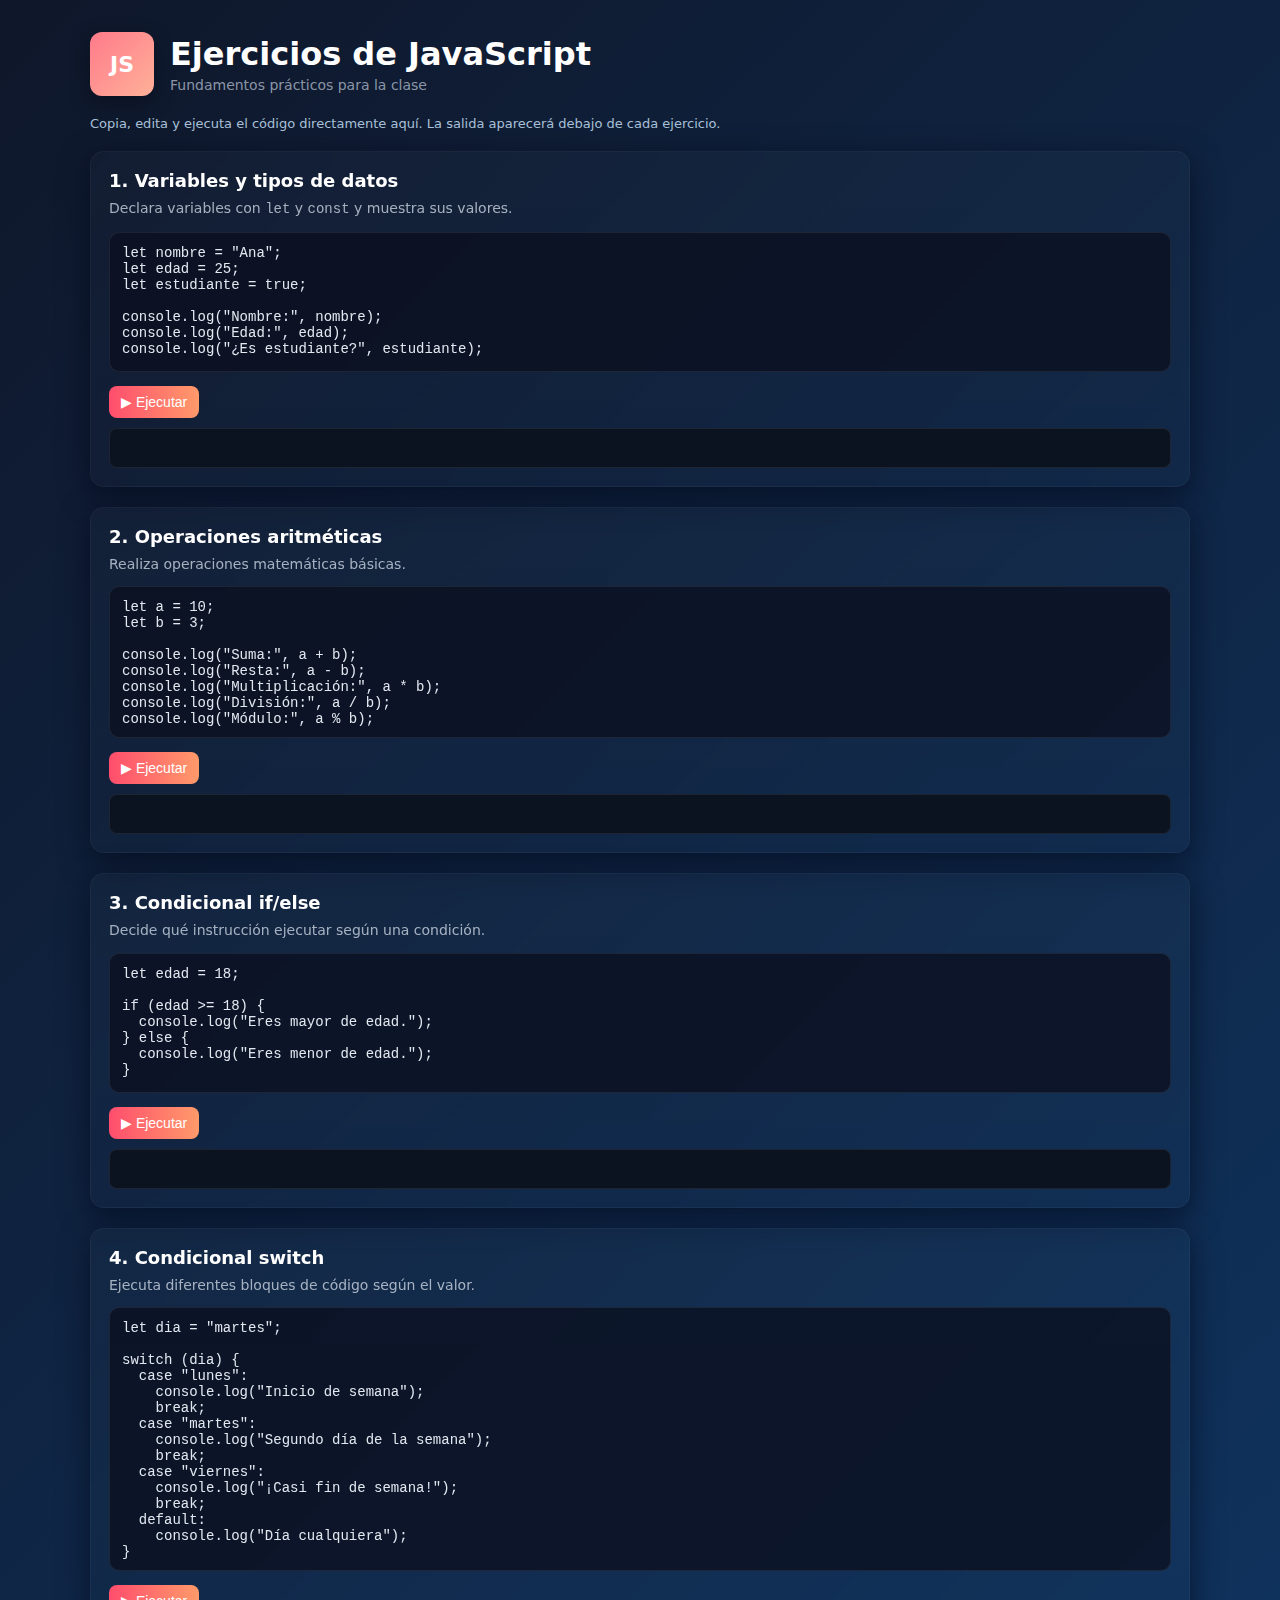
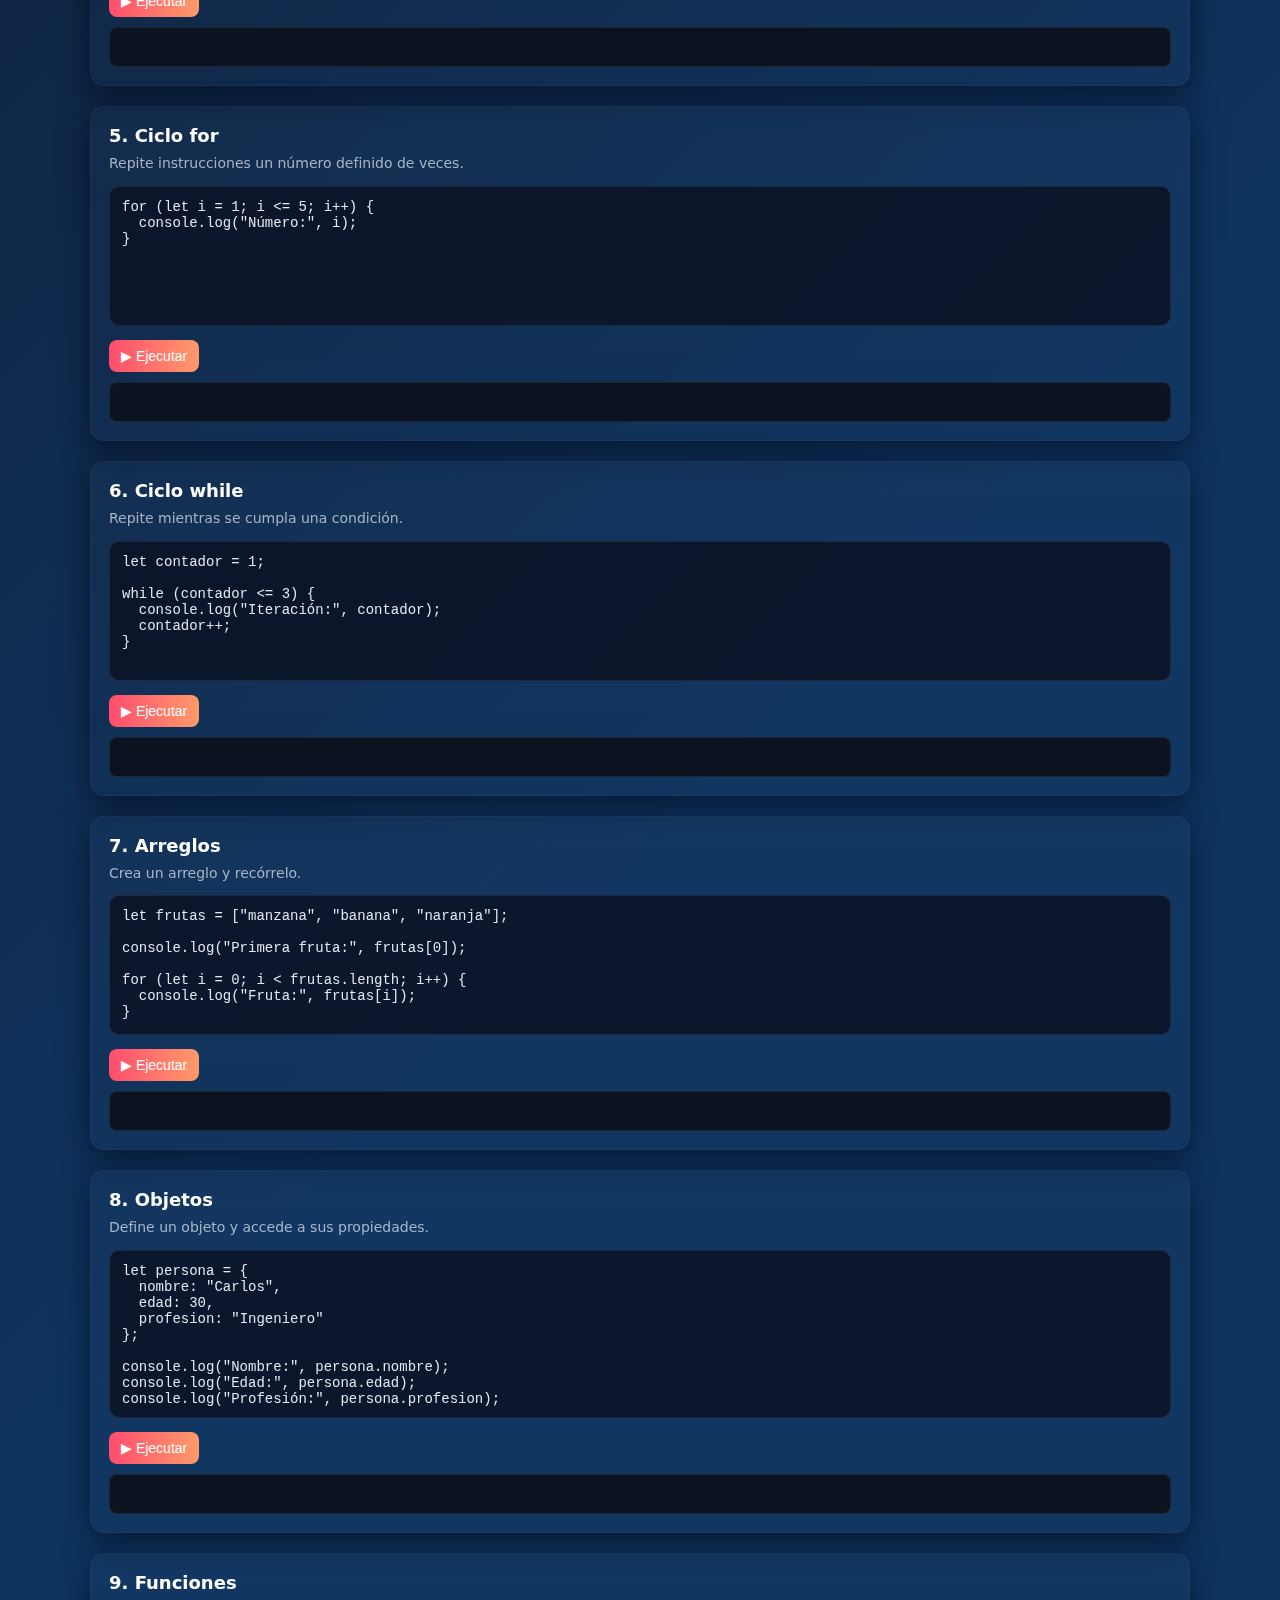
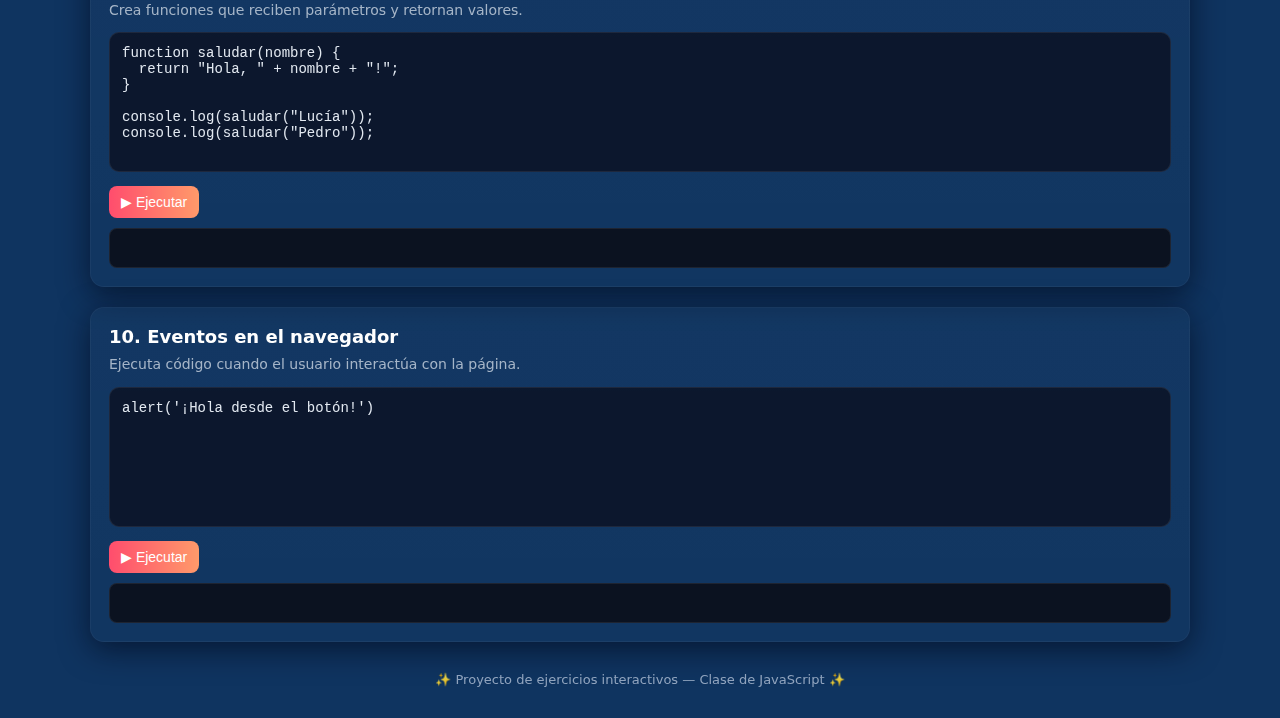
<file: Ejercicios Javascript/Introduccion_JS.html>
<!DOCTYPE html>
<html lang="es">
<head>
  <meta charset="utf-8" />
  <meta name="viewport" content="width=device-width,initial-scale=1" />
  <title>Ejercicios de JavaScript — Clase</title>
  <style>
    :root{
      --bg1:#0f172a;
      --bg2:#0f3460;
      --card:#0b1020cc;
      --accent:#ff4d6d;
      --muted: #cbd5e1;
      --glass: rgba(255,255,255,0.04);
    }
    *{box-sizing:border-box}
    body {
      margin:0;
      font-family:"Inter",system-ui,-apple-system,"Segoe UI",Roboto,"Helvetica Neue",Arial;
      color:var(--muted);
      background: linear-gradient(135deg,var(--bg1) 0%, var(--bg2) 60%);
      -webkit-font-smoothing:antialiased;
      padding:32px;
      display:flex;
      justify-content:center;
    }
    .wrap { width:min(1100px,96%); }

    header.site-head {
      display:flex;
      align-items:center;
      gap:16px;
      margin-bottom:20px;
    }
    .logo {
      width:64px;height:64px;
      border-radius:12px;
      background:linear-gradient(135deg,#ff7a8a,#ffb199);
      display:flex;align-items:center;justify-content:center;
      color:white;font-weight:700;font-size:22px;
      box-shadow:0 6px 20px rgba(0,0,0,0.35);
    }
    .site-title { margin:0; color:white; }
    .site-sub { margin:4px 0 0 0; color:#cbd5e1aa; font-size:14px; }

    .note{ font-size:13px; color:#a8c0d8; margin-bottom:20px; }

    /* ====== BLOQUES DE EJERCICIO ====== */
    .card {
      background: linear-gradient(180deg, rgba(255,255,255,0.02), rgba(255,255,255,0.01));
      border-radius:14px;
      padding:18px;
      box-shadow: 0 8px 30px rgba(2,6,23,0.6);
      border: 1px solid rgba(255,255,255,0.04);
      transition: transform .18s ease, box-shadow .18s ease;
      backdrop-filter: blur(4px);
      margin-bottom:20px;
    }
    .card:hover{ transform:translateY(-4px); box-shadow:0 16px 36px rgba(2,6,23,0.65); }

    h3.title { margin:0 0 8px 0; color:white; font-size:18px; }
    p.desc { margin:0 0 12px 0; color:#cbd5e1cc; font-size:14px; line-height:1.4; }

    textarea.code {
    width:100%;
    min-height:140px;
    background:#0b1020cc;
    border:1px solid rgba(255,255,255,0.08);
    border-radius:10px;
    padding:12px;
    font-family:monospace;
    font-size:14px;
    color:#e2e8f0;
    resize:none; /* 👈 desactivamos el resize manual vertical */
    overflow:hidden; /* 👈 ocultamos scroll interno */
    }
    .btn {
      background: linear-gradient(90deg,var(--accent), #ff9a6a);
      color:white; border:none;
      padding:8px 12px;
      border-radius:8px;
      font-size:14px;
      cursor:pointer;
      margin-top:10px;
      transition:filter .15s ease, transform .12s ease;
    }
    .btn:hover{ filter:brightness(.95); transform:translateY(-2px); }

    .output {
      margin-top:10px;
      background:#0b1220;
      border:1px solid rgba(255,255,255,0.08);
      border-radius:8px;
      padding:10px;
      font-family:monospace;
      font-size:14px;
      color:#a8ffae;
      white-space:pre-wrap;
      min-height:40px;
    }

    footer {
      margin-top:30px;
      color:#9fb0c8;
      font-size:13px;
      text-align:center;
      opacity:0.9;
    }
  </style>
</head>
<body>
  <div class="wrap">
    <header class="site-head">
      <div class="logo">JS</div>
      <div>
        <h1 class="site-title">Ejercicios de JavaScript</h1>
        <div class="site-sub">Fundamentos prácticos para la clase</div>
      </div>
    </header>

    <p class="note">Copia, edita y ejecuta el código directamente aquí. La salida aparecerá debajo de cada ejercicio.</p>

    <!-- EJERCICIO 1 -->
    <article class="card">
      <h3 class="title">1. Variables y tipos de datos</h3>
      <p class="desc">Declara variables con <code>let</code> y <code>const</code> y muestra sus valores.</p>
      <textarea class="code">let nombre = "Ana";
let edad = 25;
let estudiante = true;

console.log("Nombre:", nombre);
console.log("Edad:", edad);
console.log("¿Es estudiante?", estudiante);</textarea>
      <button class="btn">▶ Ejecutar</button>
      <div class="output"></div>
    </article>

    <!-- EJERCICIO 2 -->
    <article class="card">
      <h3 class="title">2. Operaciones aritméticas</h3>
      <p class="desc">Realiza operaciones matemáticas básicas.</p>
      <textarea class="code">let a = 10;
let b = 3;

console.log("Suma:", a + b);
console.log("Resta:", a - b);
console.log("Multiplicación:", a * b);
console.log("División:", a / b);
console.log("Módulo:", a % b);</textarea>
      <button class="btn">▶ Ejecutar</button>
      <div class="output"></div>
    </article>

    <!-- EJERCICIO 3 -->
    <article class="card">
      <h3 class="title">3. Condicional if/else</h3>
      <p class="desc">Decide qué instrucción ejecutar según una condición.</p>
      <textarea class="code">let edad = 18;

if (edad >= 18) {
  console.log("Eres mayor de edad.");
} else {
  console.log("Eres menor de edad.");
}</textarea>
      <button class="btn">▶ Ejecutar</button>
      <div class="output"></div>
    </article>

    <!-- EJERCICIO 4 -->
    <article class="card">
      <h3 class="title">4. Condicional switch</h3>
      <p class="desc">Ejecuta diferentes bloques de código según el valor.</p>
      <textarea class="code">let dia = "martes";

switch (dia) {
  case "lunes":
    console.log("Inicio de semana");
    break;
  case "martes":
    console.log("Segundo día de la semana");
    break;
  case "viernes":
    console.log("¡Casi fin de semana!");
    break;
  default:
    console.log("Día cualquiera");
}</textarea>
      <button class="btn">▶ Ejecutar</button>
      <div class="output"></div>
    </article>

    <!-- EJERCICIO 5 -->
    <article class="card">
      <h3 class="title">5. Ciclo for</h3>
      <p class="desc">Repite instrucciones un número definido de veces.</p>
      <textarea class="code">for (let i = 1; i <= 5; i++) {
  console.log("Número:", i);
}</textarea>
      <button class="btn">▶ Ejecutar</button>
      <div class="output"></div>
    </article>

    <!-- EJERCICIO 6 -->
    <article class="card">
      <h3 class="title">6. Ciclo while</h3>
      <p class="desc">Repite mientras se cumpla una condición.</p>
      <textarea class="code">let contador = 1;

while (contador <= 3) {
  console.log("Iteración:", contador);
  contador++;
}</textarea>
      <button class="btn">▶ Ejecutar</button>
      <div class="output"></div>
    </article>

    <!-- EJERCICIO 7 -->
    <article class="card">
      <h3 class="title">7. Arreglos</h3>
      <p class="desc">Crea un arreglo y recórrelo.</p>
      <textarea class="code">let frutas = ["manzana", "banana", "naranja"];

console.log("Primera fruta:", frutas[0]);

for (let i = 0; i < frutas.length; i++) {
  console.log("Fruta:", frutas[i]);
}</textarea>
      <button class="btn">▶ Ejecutar</button>
      <div class="output"></div>
    </article>

    <!-- EJERCICIO 8 -->
    <article class="card">
      <h3 class="title">8. Objetos</h3>
      <p class="desc">Define un objeto y accede a sus propiedades.</p>
      <textarea class="code">let persona = {
  nombre: "Carlos",
  edad: 30,
  profesion: "Ingeniero"
};

console.log("Nombre:", persona.nombre);
console.log("Edad:", persona.edad);
console.log("Profesión:", persona.profesion);</textarea>
      <button class="btn">▶ Ejecutar</button>
      <div class="output"></div>
    </article>

    <!-- EJERCICIO 9 -->
    <article class="card">
      <h3 class="title">9. Funciones</h3>
      <p class="desc">Crea funciones que reciben parámetros y retornan valores.</p>
      <textarea class="code">function saludar(nombre) {
  return "Hola, " + nombre + "!";
}

console.log(saludar("Lucía"));
console.log(saludar("Pedro"));</textarea>
      <button class="btn">▶ Ejecutar</button>
      <div class="output"></div>
    </article>

    <!-- EJERCICIO 10 -->
    <article class="card">
      <h3 class="title">10. Eventos en el navegador</h3>
      <p class="desc">Ejecuta código cuando el usuario interactúa con la página.</p>
      <textarea class="code">alert('¡Hola desde el botón!')</textarea>
      <button class="btn">▶ Ejecutar</button>
      <div class="output"></div>
    </article>

    <footer>✨ Proyecto de ejercicios interactivos — Clase de JavaScript ✨</footer>
  </div>

  <script>
  document.querySelectorAll(".card").forEach(card => {
    const btn = card.querySelector(".btn");
    const textarea = card.querySelector(".code");
    const output = card.querySelector(".output");
    btn.addEventListener("click", () => {
      output.textContent = "";
      const originalLog = console.log;
      console.log = (...args) => {
        output.textContent += args.join(" ") + "\n"; // 👈 salto real
        originalLog(...args);
      };
      try {
        new Function(textarea.value)();
      } catch (err) {
        output.textContent += "Error: " + err.message + "\n";
      }
      console.log = originalLog;
    });
  });
    // Auto-ajuste dinámico de altura en cada textarea
    document.querySelectorAll("textarea.code").forEach(area => {
    const resize = () => {
        area.style.height = "auto"; // reset
        area.style.height = area.scrollHeight + "px"; // ajusta a contenido
    };
    area.addEventListener("input", resize);
    resize(); // ajustar al cargar
    });
</script>

</body>
</html>
</file>
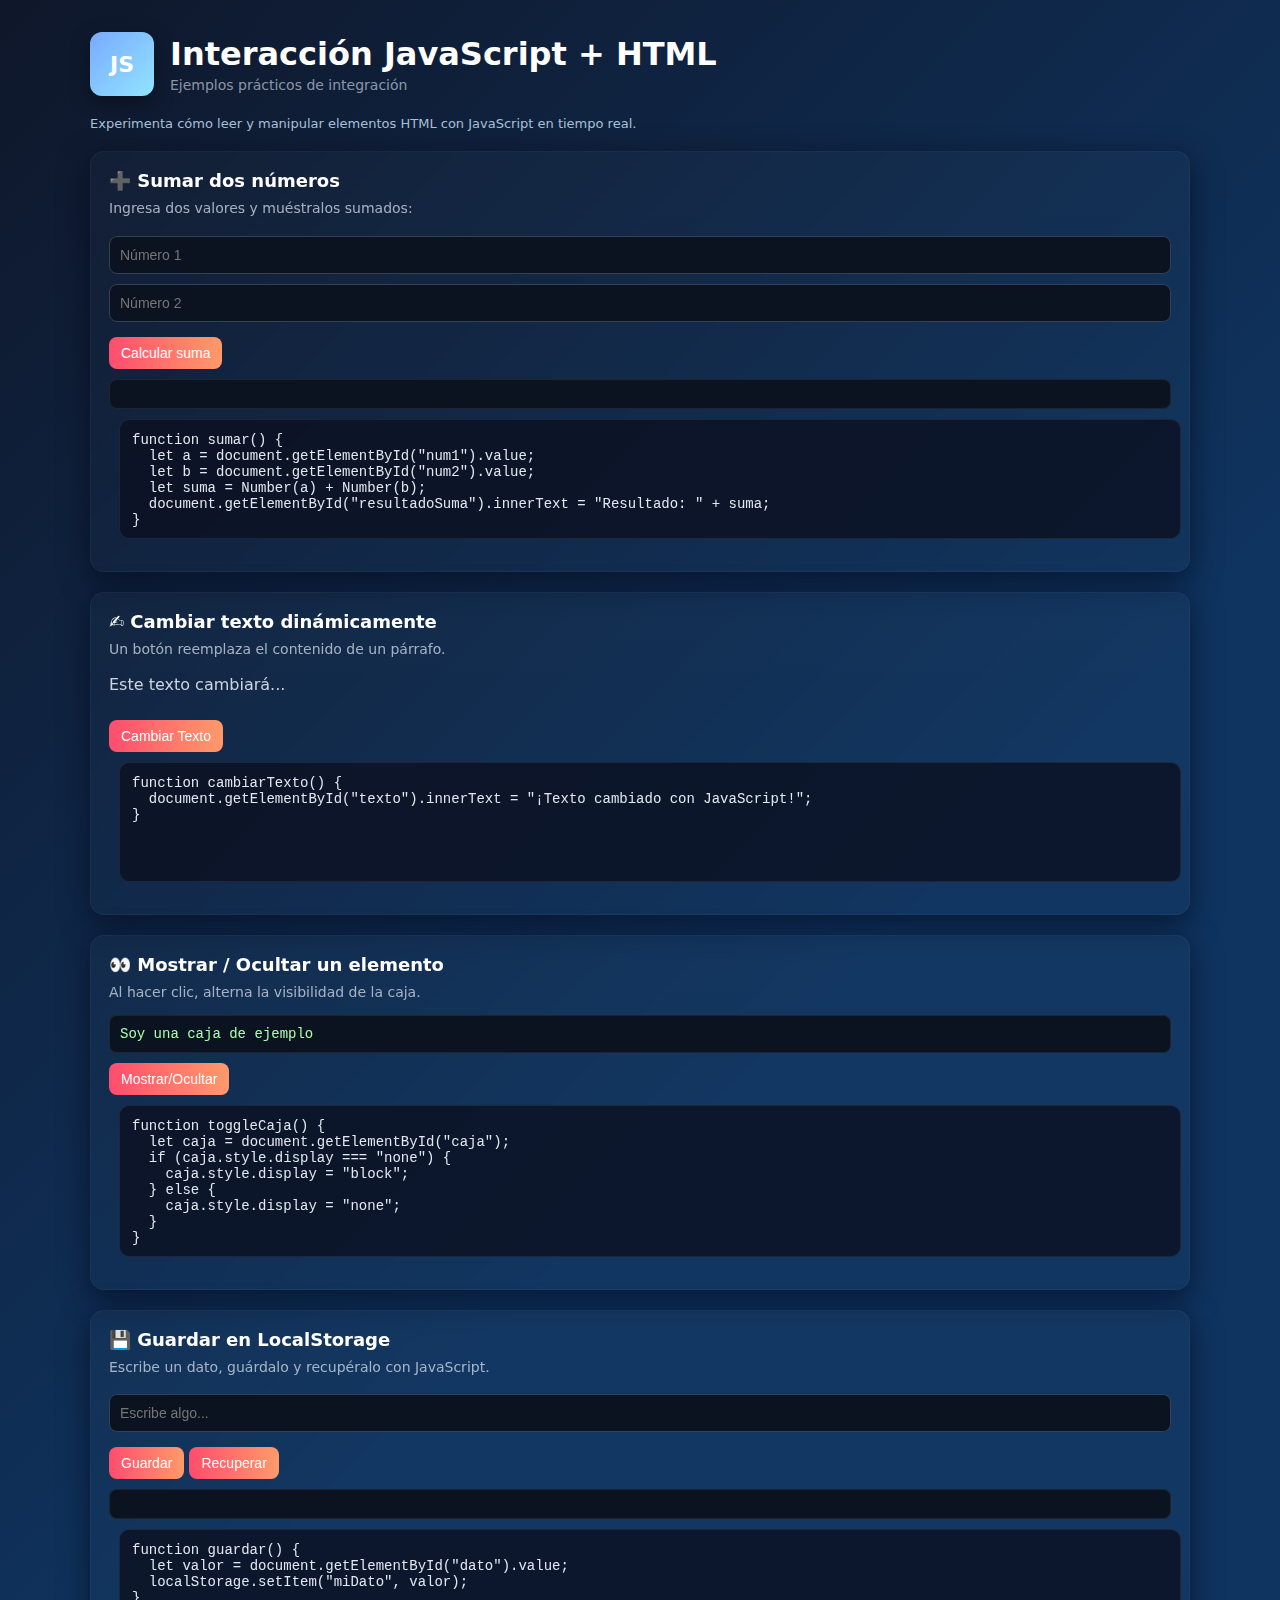
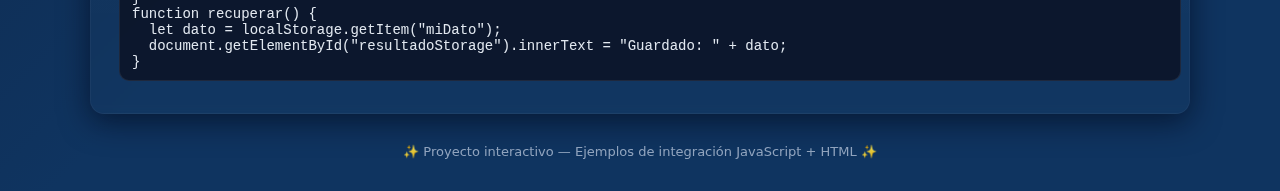
<file: Ejercicios Javascript/JS_HTML_interaccion.html>
<!DOCTYPE html>
<html lang="es">
<head>
  <meta charset="UTF-8">
  <meta name="viewport" content="width=device-width,initial-scale=1" />
  <title>Interacción JS + HTML</title>
  <style>
    :root{
      --bg1:#0f172a;
      --bg2:#0f3460;
      --card:#0b1020cc;
      --accent:#ff4d6d;
      --muted: #cbd5e1;
      --glass: rgba(255,255,255,0.04);
    }
    *{box-sizing:border-box}
    body {
      margin:0;
      font-family:"Inter",system-ui,-apple-system,"Segoe UI",Roboto,"Helvetica Neue",Arial;
      color:var(--muted);
      background: linear-gradient(135deg,var(--bg1) 0%, var(--bg2) 60%);
      -webkit-font-smoothing:antialiased;
      padding:32px;
      display:flex;
      justify-content:center;
    }
    .wrap { width:min(1100px,96%); }

    header.site-head {
      display:flex;
      align-items:center;
      gap:16px;
      margin-bottom:20px;
    }
    .logo {
      width:64px;height:64px;
      border-radius:12px;
      background:linear-gradient(135deg,#7aaaff,#91e4ff);
      display:flex;align-items:center;justify-content:center;
      color:white;font-weight:700;font-size:22px;
      box-shadow:0 6px 20px rgba(0,0,0,0.35);
    }
    .site-title { margin:0; color:white; }
    .site-sub { margin:4px 0 0 0; color:#cbd5e1aa; font-size:14px; }

    .note{ font-size:13px; color:#a8c0d8; margin-bottom:20px; }

    /* ====== BLOQUES DE EJERCICIO ====== */
    .card {
      background: linear-gradient(180deg, rgba(255,255,255,0.02), rgba(255,255,255,0.01));
      border-radius:14px;
      padding:18px;
      box-shadow: 0 8px 30px rgba(2,6,23,0.6);
      border: 1px solid rgba(255,255,255,0.04);
      transition: transform .18s ease, box-shadow .18s ease;
      backdrop-filter: blur(4px);
      margin-bottom:20px;
    }
    .card:hover{ transform:translateY(-4px); box-shadow:0 16px 36px rgba(2,6,23,0.65); }

    h3.title { margin:0 0 8px 0; color:white; font-size:18px; }
    p.desc { margin:0 0 12px 0; color:#cbd5e1cc; font-size:14px; line-height:1.4; }

    textarea.code {
      width:100%;
      min-height:120px;
      background:#0b1020cc;
      border:1px solid rgba(255,255,255,0.08);
      border-radius:10px;
      padding:12px;
      font-family:monospace;
      font-size:14px;
      color:#e2e8f0;
      resize:none;
      overflow:hidden;
      margin: 10px;
    }
    .btn {
      background: linear-gradient(90deg,var(--accent), #ff9a6a);
      color:white; border:none;
      padding:8px 12px;
      border-radius:8px;
      font-size:14px;
      cursor:pointer;
      margin-top:10px;
      transition:filter .15s ease, transform .12s ease;
    }
    .btn:hover{ filter:brightness(.95); transform:translateY(-2px); }

    .result, .output {
      margin-top:10px;
      background:#0b1220;
      border:1px solid rgba(255,255,255,0.08);
      border-radius:8px;
      padding:10px;
      font-family:monospace;
      font-size:14px;
      color:#a8ffae;
      white-space:pre-wrap;
      min-height:30px;
    }

    input[type="text"], input[type="number"] {
      padding:10px;
      border-radius:8px;
      border:1px solid #334155;
      margin:5px 0;
      width:100%;
      font-size:14px;
      background:#0b1220;
      color:#e2e8f0;
    }

    footer {
      margin-top:30px;
      color:#9fb0c8;
      font-size:13px;
      text-align:center;
      opacity:0.9;
    }
  </style>
</head>
<body>
  <div class="wrap">
    <header class="site-head">
      <div class="logo">JS</div>
      <div>
        <h1 class="site-title">Interacción JavaScript + HTML</h1>
        <div class="site-sub">Ejemplos prácticos de integración</div>
      </div>
    </header>

    <p class="note">Experimenta cómo leer y manipular elementos HTML con JavaScript en tiempo real.</p>

    <!-- Ejemplo 1 -->
    <article class="card">
      <h3 class="title">➕ Sumar dos números</h3>
      <p class="desc">Ingresa dos valores y muéstralos sumados:</p>
      <input type="number" id="num1" placeholder="Número 1">
      <input type="number" id="num2" placeholder="Número 2">
      <button class="btn" onclick="sumar()">Calcular suma</button>
      <div class="result" id="resultadoSuma"></div>
      <textarea class="code" readonly>function sumar() {
  let a = document.getElementById("num1").value;
  let b = document.getElementById("num2").value;
  let suma = Number(a) + Number(b);
  document.getElementById("resultadoSuma").innerText = "Resultado: " + suma;
}</textarea>
    </article>

    <!-- Ejemplo 2 -->
    <article class="card">
      <h3 class="title">✍ Cambiar texto dinámicamente</h3>
      <p class="desc">Un botón reemplaza el contenido de un párrafo.</p>
      <p id="texto">Este texto cambiará...</p>
      <button class="btn" onclick="cambiarTexto()">Cambiar Texto</button>
      <textarea class="code" readonly>function cambiarTexto() {
  document.getElementById("texto").innerText = "¡Texto cambiado con JavaScript!";
}</textarea>
    </article>

    <!-- Ejemplo 3 -->
    <article class="card">
      <h3 class="title">👀 Mostrar / Ocultar un elemento</h3>
      <p class="desc">Al hacer clic, alterna la visibilidad de la caja.</p>
      <div id="caja" class="result">Soy una caja de ejemplo</div>
      <button class="btn" onclick="toggleCaja()">Mostrar/Ocultar</button>
      <textarea class="code" readonly>function toggleCaja() {
  let caja = document.getElementById("caja");
  if (caja.style.display === "none") {
    caja.style.display = "block";
  } else {
    caja.style.display = "none";
  }
}</textarea>
    </article>

    <!-- Ejemplo 4 -->
    <article class="card">
      <h3 class="title">💾 Guardar en LocalStorage</h3>
      <p class="desc">Escribe un dato, guárdalo y recupéralo con JavaScript.</p>
      <input type="text" id="dato" placeholder="Escribe algo...">
      <button class="btn" onclick="guardar()">Guardar</button>
      <button class="btn" onclick="recuperar()">Recuperar</button>
      <div class="result" id="resultadoStorage"></div>
      <textarea class="code" readonly>function guardar() {
  let valor = document.getElementById("dato").value;
  localStorage.setItem("miDato", valor);
}
function recuperar() {
  let dato = localStorage.getItem("miDato");
  document.getElementById("resultadoStorage").innerText = "Guardado: " + dato;
}</textarea>
    </article>

    <footer>✨ Proyecto interactivo — Ejemplos de integración JavaScript + HTML ✨</footer>
  </div>

  <script>
    // Autoajuste de textareas
    document.querySelectorAll("textarea.code").forEach(area => {
      const resize = () => {
        area.style.height = "auto";
        area.style.height = area.scrollHeight + "px";
      };
      area.addEventListener("input", resize);
      resize();
    });

    // Funciones de ejemplos
    function sumar() {
      let a = document.getElementById("num1").value;
      let b = document.getElementById("num2").value;
      let suma = Number(a) + Number(b);
      document.getElementById("resultadoSuma").innerText = "Resultado: " + suma;
    }

    function cambiarTexto() {
      document.getElementById("texto").innerText = "¡Texto cambiado con JavaScript!";
    }

    function toggleCaja() {
      let caja = document.getElementById("caja");
      if (caja.style.display === "none") {
        caja.style.display = "block";
      } else {
        caja.style.display = "none";
      }
    }

    function guardar() {
      let valor = document.getElementById("dato").value;
      localStorage.setItem("miDato", valor);
    }

    function recuperar() {
      let dato = localStorage.getItem("miDato");
      document.getElementById("resultadoStorage").innerText = "Guardado: " + dato;
    }
  </script>
</body>
</html>
</file>
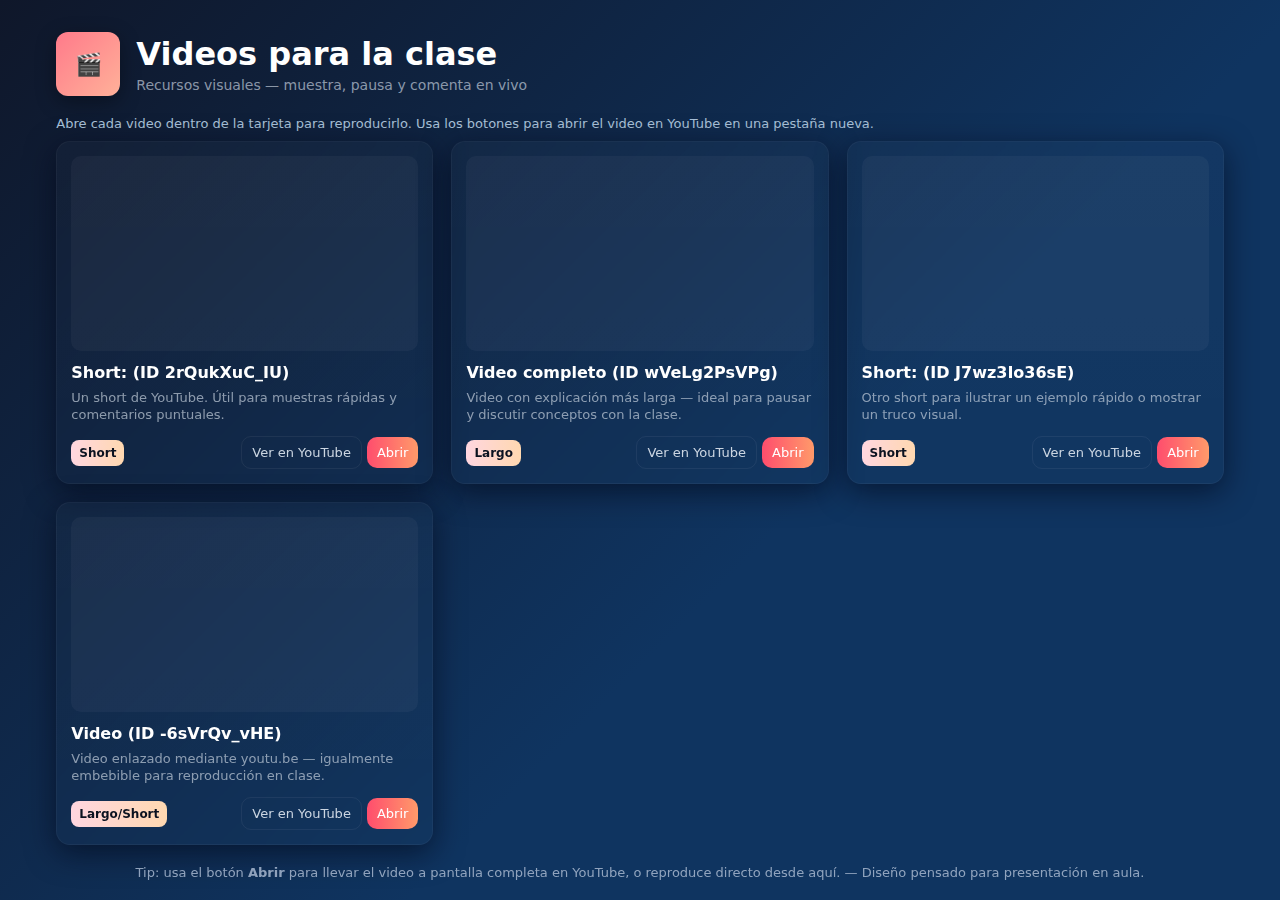
<file: Videos interesantes/Videos.html>
<!DOCTYPE html>
<html lang="es">
<head>
  <meta charset="utf-8" />
  <meta name="viewport" content="width=device-width,initial-scale=1" />
  <title>Videos para la clase — Recursos</title>
  <style>
    /* ====== RESET LIGERO ====== */
    :root{
      --bg1:#0f172a; /* deep */
      --bg2:#0f3460; /* blue */
      --card:#0b1020cc;
      --accent:#ff4d6d;
      --muted: #cbd5e1;
      --glass: rgba(255,255,255,0.04);
    }
    *{box-sizing:border-box}
    html,body{height:100%}
    body {
      margin:0;
      font-family: "Inter", system-ui, -apple-system, "Segoe UI", Roboto, "Helvetica Neue", Arial;
      color:var(--muted);
      background: linear-gradient(135deg,var(--bg1) 0%, var(--bg2) 60%);
      -webkit-font-smoothing:antialiased;
      -moz-osx-font-smoothing:grayscale;
      padding:32px;
      display:flex;
      align-items:flex-start;
      justify-content:center;
    }

    /* ====== CONTAINER ====== */
    .wrap {
      width: min(1200px, 96%);
    }

    header.site-head {
      display:flex;
      align-items:center;
      gap:16px;
      margin-bottom:20px;
    }
    .logo {
      width:64px;
      height:64px;
      border-radius:12px;
      background:linear-gradient(135deg,#ff7a8a,#ffb199);
      display:flex;
      align-items:center;
      justify-content:center;
      color:white;
      font-weight:700;
      font-size:22px;
      box-shadow: 0 6px 20px rgba(0,0,0,0.35);
    }
    .site-title {
      margin:0;
      color: white;
    }
    .site-sub {
      margin:4px 0 0 0;
      color: #cbd5e1aa;
      font-size:14px;
    }

    /* ====== GRID DE VIDEOS ====== */
    .grid {
      display:grid;
      grid-template-columns: repeat(1,1fr);
      gap:18px;
    }

    @media(min-width:700px){ .grid{ grid-template-columns: repeat(2,1fr);} }
    @media(min-width:1100px){ .grid{ grid-template-columns: repeat(3,1fr);} }

    .card {
      background: linear-gradient(180deg, rgba(255,255,255,0.02), rgba(255,255,255,0.01));
      border-radius:14px;
      padding:14px;
      box-shadow: 0 8px 30px rgba(2,6,23,0.6);
      border: 1px solid rgba(255,255,255,0.04);
      transition: transform .18s ease, box-shadow .18s ease;
      backdrop-filter: blur(4px);
    }
    .card:hover{
      transform: translateY(-6px);
      box-shadow: 0 20px 40px rgba(2,6,23,0.7);
    }

    /* contenedor responsive para iframe (16:9) */
    .video-wrap {
      position:relative;
      width:100%;
      padding-top:56.25%; /* 16:9 ratio */
      border-radius:10px;
      overflow:hidden;
      background:var(--glass);
      margin-bottom:12px;
    }
    .video-wrap iframe{
      position:absolute;
      inset:0;
      width:100%;
      height:100%;
      border:0;
      display:block;
    }

    h3.title {
      margin:0 0 8px 0;
      color: white;
      font-size:16px;
    }
    p.desc {
      margin:0 0 12px 0;
      color: #cbd5e1aa;
      font-size:13px;
      line-height:1.3;
    }

    .controls {
      display:flex;
      gap:8px;
      align-items:center;
      justify-content:space-between;
    }

    .left {
      display:flex;
      gap:8px;
      align-items:center;
    }

    .tag {
      font-size:12px;
      color:#0b1220;
      background: linear-gradient(90deg,#ffd6e0, #ffd8b0);
      padding:6px 8px;
      border-radius:8px;
      font-weight:600;
    }

    .btn {
      display:inline-block;
      background:transparent;
      color:var(--muted);
      border:1px solid rgba(255,255,255,0.06);
      padding:8px 10px;
      border-radius:10px;
      text-decoration:none;
      font-size:13px;
      transition: background .14s ease, color .14s ease, transform .12s ease;
    }
    .btn:hover{
      background: rgba(255,255,255,0.04);
      transform: translateY(-2px);
      color: white;
    }

    .btn.primary {
      background: linear-gradient(90deg,var(--accent), #ff9a6a);
      color:white;
      border: none;
    }
    .btn.primary:hover { filter:brightness(.95); transform: translateY(-2px); }

    /* Pie de la página */
    footer {
      margin-top:20px;
      color:#9fb0c8;
      font-size:13px;
      text-align:center;
      opacity:0.9;
    }

    /* Pequeños helpers */
    .note{ font-size:13px; color:#a8c0d8; margin-bottom:10px;}
  </style>
</head>
<body>
  <div class="wrap">
    <header class="site-head" role="banner">
      <div class="logo">🎬</div>
      <div>
        <h1 class="site-title">Videos para la clase</h1>
        <div class="site-sub">Recursos visuales — muestra, pausa y comenta en vivo</div>
      </div>
    </header>

    <p class="note">Abre cada video dentro de la tarjeta para reproducirlo. Usa los botones para abrir el video en YouTube en una pestaña nueva.</p>

    <main class="grid" role="main">

      <!-- CARD 1 -->
      <article class="card" aria-labelledby="t1">
        <div class="video-wrap" title="Video 1">
          <!-- ID: 2rQukXuC_IU -->
          <iframe
            loading="lazy"
            src="https://www.youtube.com/embed/2rQukXuC_IU"
            title="Video 1"
            allow="accelerometer; autoplay; clipboard-write; encrypted-media; gyroscope; picture-in-picture; web-share"
            allowfullscreen></iframe>
        </div>
        <h3 id="t1" class="title">Short: (ID 2rQukXuC_IU)</h3>
        <p class="desc">Un short de YouTube. Útil para muestras rápidas y comentarios puntuales.</p>
        <div class="controls">
          <div class="left"><span class="tag">Short</span></div>
          <div>
            <a class="btn" href="https://youtu.be/2rQukXuC_IU" target="_blank" rel="noopener noreferrer">Ver en YouTube</a>
            <a class="btn primary" href="https://youtu.be/2rQukXuC_IU" target="_blank" rel="noopener noreferrer">Abrir</a>
          </div>
        </div>
      </article>

      <!-- CARD 2 -->
      <article class="card" aria-labelledby="t2">
        <div class="video-wrap" title="Video 2">
          <!-- ID: wVeLg2PsVPg -->
          <iframe
            loading="lazy"
            src="https://www.youtube.com/embed/wVeLg2PsVPg"
            title="Video 2"
            allow="accelerometer; autoplay; clipboard-write; encrypted-media; gyroscope; picture-in-picture; web-share"
            allowfullscreen></iframe>
        </div>
        <h3 id="t2" class="title">Video completo (ID wVeLg2PsVPg)</h3>
        <p class="desc">Video con explicación más larga — ideal para pausar y discutir conceptos con la clase.</p>
        <div class="controls">
          <div class="left"><span class="tag">Largo</span></div>
          <div>
            <a class="btn" href="https://www.youtube.com/watch?v=wVeLg2PsVPg" target="_blank" rel="noopener noreferrer">Ver en YouTube</a>
            <a class="btn primary" href="https://www.youtube.com/watch?v=wVeLg2PsVPg" target="_blank" rel="noopener noreferrer">Abrir</a>
          </div>
        </div>
      </article>

      <!-- CARD 3 -->
      <article class="card" aria-labelledby="t3">
        <div class="video-wrap" title="Video 3">
          <!-- ID: J7wz3Io36sE -->
          <iframe
            loading="lazy"
            src="https://www.youtube.com/embed/J7wz3Io36sE"
            title="Video 3"
            allow="accelerometer; autoplay; clipboard-write; encrypted-media; gyroscope; picture-in-picture; web-share"
            allowfullscreen></iframe>
        </div>
        <h3 id="t3" class="title">Short: (ID J7wz3Io36sE)</h3>
        <p class="desc">Otro short para ilustrar un ejemplo rápido o mostrar un truco visual.</p>
        <div class="controls">
          <div class="left"><span class="tag">Short</span></div>
          <div>
            <a class="btn" href="https://youtu.be/J7wz3Io36sE" target="_blank" rel="noopener noreferrer">Ver en YouTube</a>
            <a class="btn primary" href="https://youtu.be/J7wz3Io36sE" target="_blank" rel="noopener noreferrer">Abrir</a>
          </div>
        </div>
      </article>

      <!-- CARD 4 -->
      <article class="card" aria-labelledby="t4">
        <div class="video-wrap" title="Video 4">
          <!-- ID: -6sVrQv_vHE -->
          <iframe
            loading="lazy"
            src="https://www.youtube.com/embed/-6sVrQv_vHE"
            title="Video 4"
            allow="accelerometer; autoplay; clipboard-write; encrypted-media; gyroscope; picture-in-picture; web-share"
            allowfullscreen></iframe>
        </div>
        <h3 id="t4" class="title">Video (ID -6sVrQv_vHE)</h3>
        <p class="desc">Video enlazado mediante youtu.be — igualmente embebible para reproducción en clase.</p>
        <div class="controls">
          <div class="left"><span class="tag">Largo/Short</span></div>
          <div>
            <a class="btn" href="https://youtu.be/-6sVrQv_vHE" target="_blank" rel="noopener noreferrer">Ver en YouTube</a>
            <a class="btn primary" href="https://youtu.be/-6sVrQv_vHE" target="_blank" rel="noopener noreferrer">Abrir</a>
          </div>
        </div>
      </article>

    </main>

    <footer>
      Tip: usa el botón <strong>Abrir</strong> para llevar el video a pantalla completa en YouTube, o reproduce directo desde aquí. — Diseño pensado para presentación en aula.
    </footer>
  </div>
</body>
</html>
</file>
